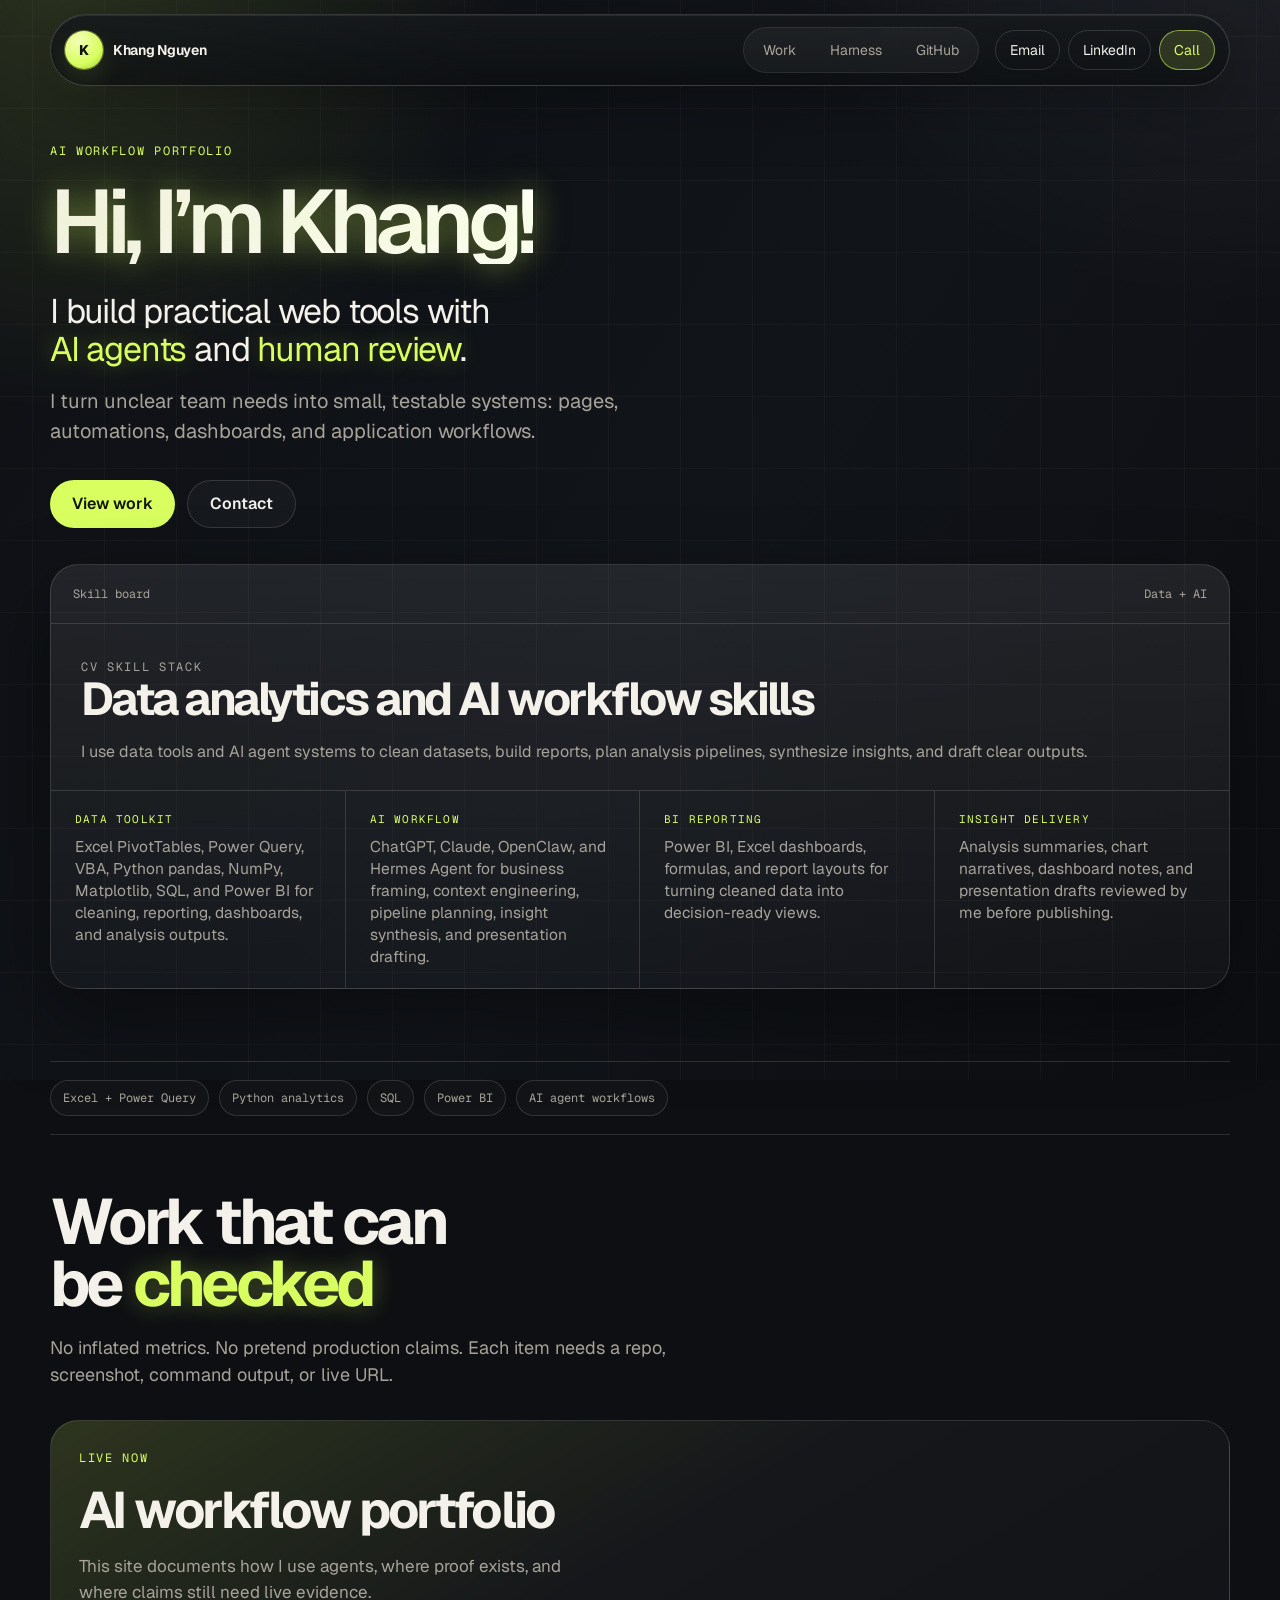
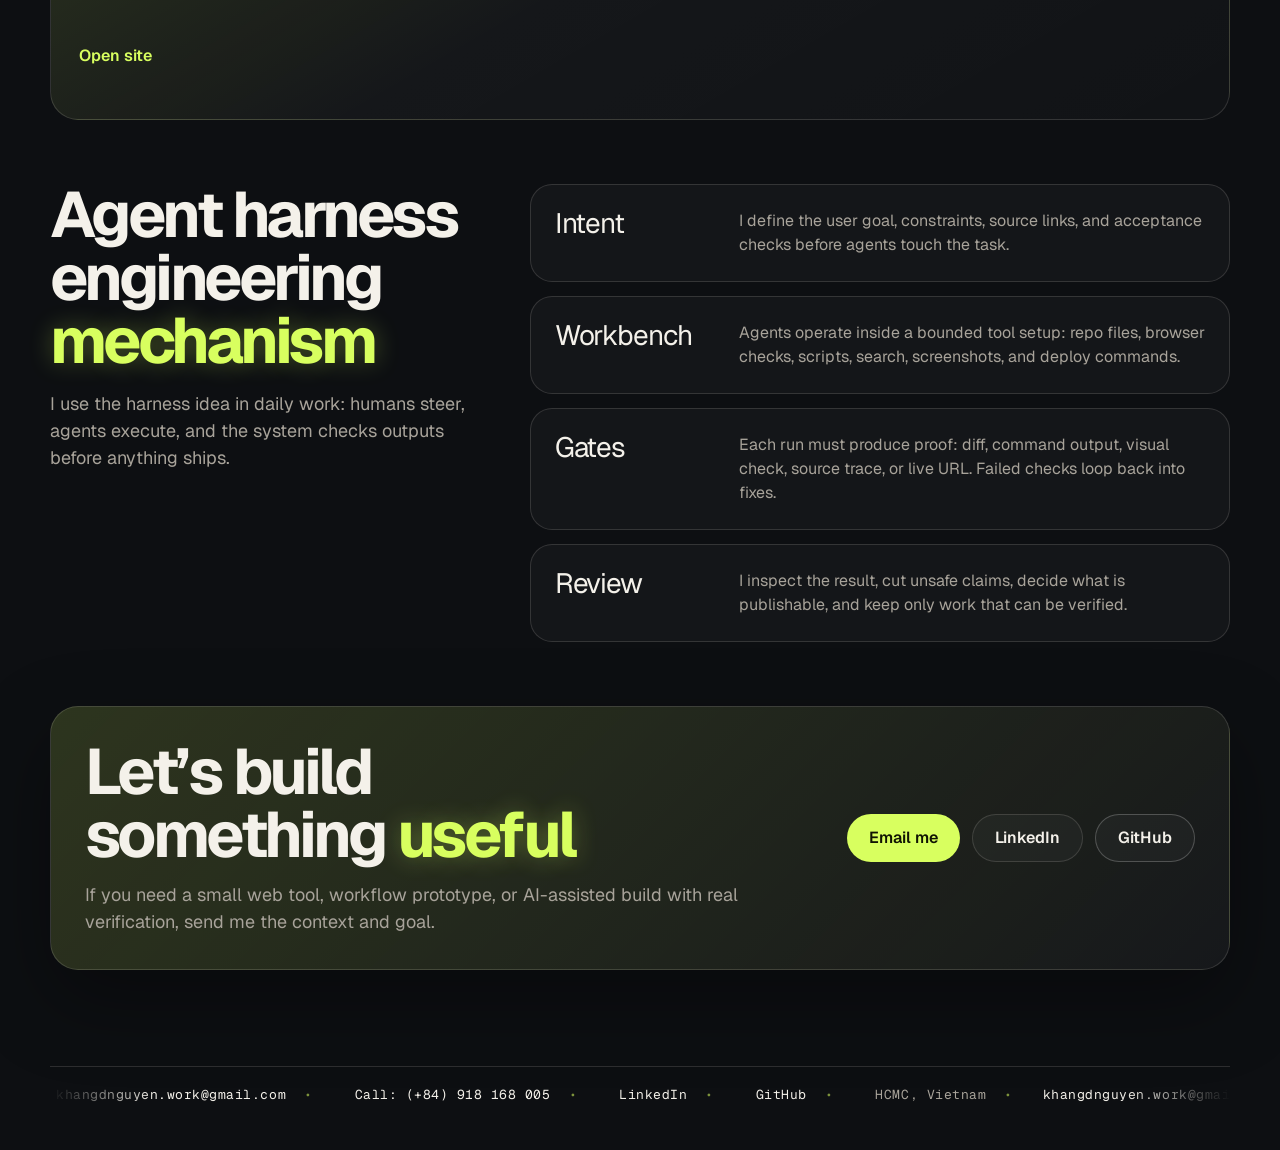
<file: index.html>
<!doctype html>
<html lang="en">
<head>
  <meta charset="utf-8" />
  <meta name="viewport" content="width=device-width, initial-scale=1" />
  <title>Khang Nguyen - AI workflow portfolio</title>
  <meta name="description" content="Khang Nguyen builds small web tools and AI-assisted workflows with clear verification evidence." />
  <meta property="og:title" content="Khang Nguyen - AI workflow portfolio" />
  <meta property="og:description" content="AI workflow builder focused on practical web tools, agent-assisted delivery, and honest proof." />
  <link rel="preconnect" href="https://fonts.googleapis.com" />
  <link rel="preconnect" href="https://fonts.gstatic.com" crossorigin />
  <link href="https://fonts.googleapis.com/css2?family=Geist:wght@300;400;500;600&family=Geist+Mono:wght@400;500&display=swap" rel="stylesheet" />
  <link rel="stylesheet" href="./styles.css" />
</head>
<body>
  <div class="ambient" aria-hidden="true"></div>
  <header class="nav">
    <a class="brand" href="#top" aria-label="Khang Nguyen home">
      <span class="mark">K</span>
      <span>Khang Nguyen</span>
    </a>
    <nav aria-label="Primary">
      <a href="#work">Work</a>
      <a href="#process">Harness</a>
      <a href="https://github.com/im-khang">GitHub</a>
    </nav>
    <div class="nav-contact" aria-label="Contact links">
      <a class="nav-cta" href="mailto:khangdnguyen.work@gmail.com">Email</a>
      <a class="nav-cta" href="https://www.linkedin.com/in/khangnguyenduy3110/">LinkedIn</a>
      <a class="nav-cta call" href="tel:+84918168005">Call</a>
    </div>
  </header>

  <main id="top">
    <section class="hero" aria-labelledby="hero-title">
      <div class="hero-copy">
        <p class="kicker">AI workflow portfolio</p>
        <h1 id="hero-title"><span class="word-pop">Hi, I’m Khang!</span></h1>
        <p class="lead">I build practical web tools with <span class="text-glow">AI agents</span> and <span class="text-glow">human review</span>.</p>
        <p class="supporting-lead">I turn unclear team needs into small, testable systems: pages, automations, dashboards, and application workflows.</p>
        <div class="hero-actions" aria-label="Primary actions">
          <a class="button primary" href="#work">View work</a>
          <a class="button ghost" href="mailto:khangdnguyen.work@gmail.com">Contact</a>
        </div>
      </div>

      <aside class="hero-panel skill-panel" aria-label="Data and AI skills">
        <div class="panel-top">
          <span>Skill board</span>
          <span>Data + AI</span>
        </div>
        <div class="panel-feature">
          <p class="panel-label">CV skill stack</p>
          <h2>Data analytics and AI workflow skills</h2>
          <p>I use data tools and AI agent systems to clean datasets, build reports, plan analysis pipelines, synthesize insights, and draft clear outputs.</p>
        </div>
        <div class="skill-board">
          <article>
            <span>Data toolkit</span>
            <p>Excel PivotTables, Power Query, VBA, Python pandas, NumPy, Matplotlib, SQL, and Power BI for cleaning, reporting, dashboards, and analysis outputs.</p>
          </article>
          <article>
            <span>AI workflow</span>
            <p>ChatGPT, Claude, OpenClaw, and Hermes Agent for business framing, context engineering, pipeline planning, insight synthesis, and presentation drafting.</p>
          </article>
          <article>
            <span>BI reporting</span>
            <p>Power BI, Excel dashboards, formulas, and report layouts for turning cleaned data into decision-ready views.</p>
          </article>
          <article>
            <span>Insight delivery</span>
            <p>Analysis summaries, chart narratives, dashboard notes, and presentation drafts reviewed by me before publishing.</p>
          </article>
        </div>
      </aside>
    </section>

    <section class="capability-strip reveal-section" aria-label="AI and data analytics skills">
      <span>Excel + Power Query</span>
      <span>Python analytics</span>
      <span>SQL</span>
      <span>Power BI</span>
      <span>AI agent workflows</span>
    </section>

    <section id="work" class="work reveal-section" aria-labelledby="work-title">
      <div class="section-heading">
        <h2 id="work-title" aria-label="Work that can be checked">Work that can be <span class="text-glow">checked</span></h2>
        <p>No inflated metrics. No pretend production claims. Each item needs a repo, screenshot, command output, or live URL.</p>
      </div>
      <div class="work-grid">
        <article class="work-card featured">
          <div class="work-meta">Live now</div>
          <h3>AI workflow portfolio</h3>
          <p>This site documents how I use agents, where proof exists, and where claims still need live evidence.</p>
          <a href="https://im-khang.com">Open site</a>
        </article>

      </div>
    </section>

    <section id="process" class="process reveal-section" aria-labelledby="process-title">
      <div class="process-copy">
        <h2 id="process-title">Agent harness engineering <span class="text-glow">mechanism</span></h2>
        <p>I use the harness idea in daily work: humans steer, agents execute, and the system checks outputs before anything ships.</p>
      </div>
      <ol class="process-list">
        <li>
          <span>Intent</span>
          <p>I define the user goal, constraints, source links, and acceptance checks before agents touch the task.</p>
        </li>
        <li>
          <span>Workbench</span>
          <p>Agents operate inside a bounded tool setup: repo files, browser checks, scripts, search, screenshots, and deploy commands.</p>
        </li>
        <li>
          <span>Gates</span>
          <p>Each run must produce proof: diff, command output, visual check, source trace, or live URL. Failed checks loop back into fixes.</p>
        </li>
        <li>
          <span>Review</span>
          <p>I inspect the result, cut unsafe claims, decide what is publishable, and keep only work that can be verified.</p>
        </li>
      </ol>
    </section>

    <section class="cta-section reveal-section" aria-labelledby="cta-title">
      <div>
        <h2 id="cta-title" aria-label="Let’s build something useful">Let’s build something <span class="text-glow">useful</span></h2>
        <p>If you need a small web tool, workflow prototype, or AI-assisted build with real verification, send me the context and goal.</p>
      </div>
      <div class="cta-actions">
        <a class="button primary" href="mailto:khangdnguyen.work@gmail.com">Email me</a>
        <a class="button ghost" href="https://www.linkedin.com/in/khangnguyenduy3110/">LinkedIn</a>
        <a class="button ghost github" href="https://github.com/im-khang">GitHub</a>
      </div>
    </section>

  </main>

  <footer class="footer" aria-label="Contact marquee">
    <div class="footer-marquee">
      <div class="footer-track">
        <a href="mailto:khangdnguyen.work@gmail.com">khangdnguyen.work@gmail.com</a>
        <a href="tel:+849****8005">Call: (+84) 918 168 005</a>
        <a href="https://www.linkedin.com/in/khangnguyenduy3110/">LinkedIn</a>
        <a href="https://github.com/im-khang">GitHub</a>
        <span>HCMC, Vietnam</span>
        <a href="mailto:khangdnguyen.work@gmail.com">khangdnguyen.work@gmail.com</a>
        <a href="tel:+849****8005">Call: (+84) 918 168 005</a>
        <a href="https://www.linkedin.com/in/khangnguyenduy3110/">LinkedIn</a>
        <a href="https://github.com/im-khang">GitHub</a>
        <span>HCMC, Vietnam</span>
      </div>
    </div>
  </footer>

  <script>
    const revealItems = document.querySelectorAll('.reveal-section, .work-card, .process-list li, .proof-rows article, .skill-board article, .capability-strip span');
    const observer = new IntersectionObserver((entries) => {
      for (const entry of entries) {
        if (entry.isIntersecting) entry.target.classList.add('in-view');
      }
    }, { threshold: 0.18 });
    revealItems.forEach((item) => observer.observe(item));

    const hoverTargets = document.querySelectorAll('.work-card, .process-list li, .skill-board article, .cta-section, .button, .nav-cta');
    hoverTargets.forEach((target) => {
      target.addEventListener('pointermove', (event) => {
        const rect = target.getBoundingClientRect();
        target.style.setProperty('--mx', `${event.clientX - rect.left}px`);
        target.style.setProperty('--my', `${event.clientY - rect.top}px`);
      });
    });
  </script>
</body>
</html>
</file>
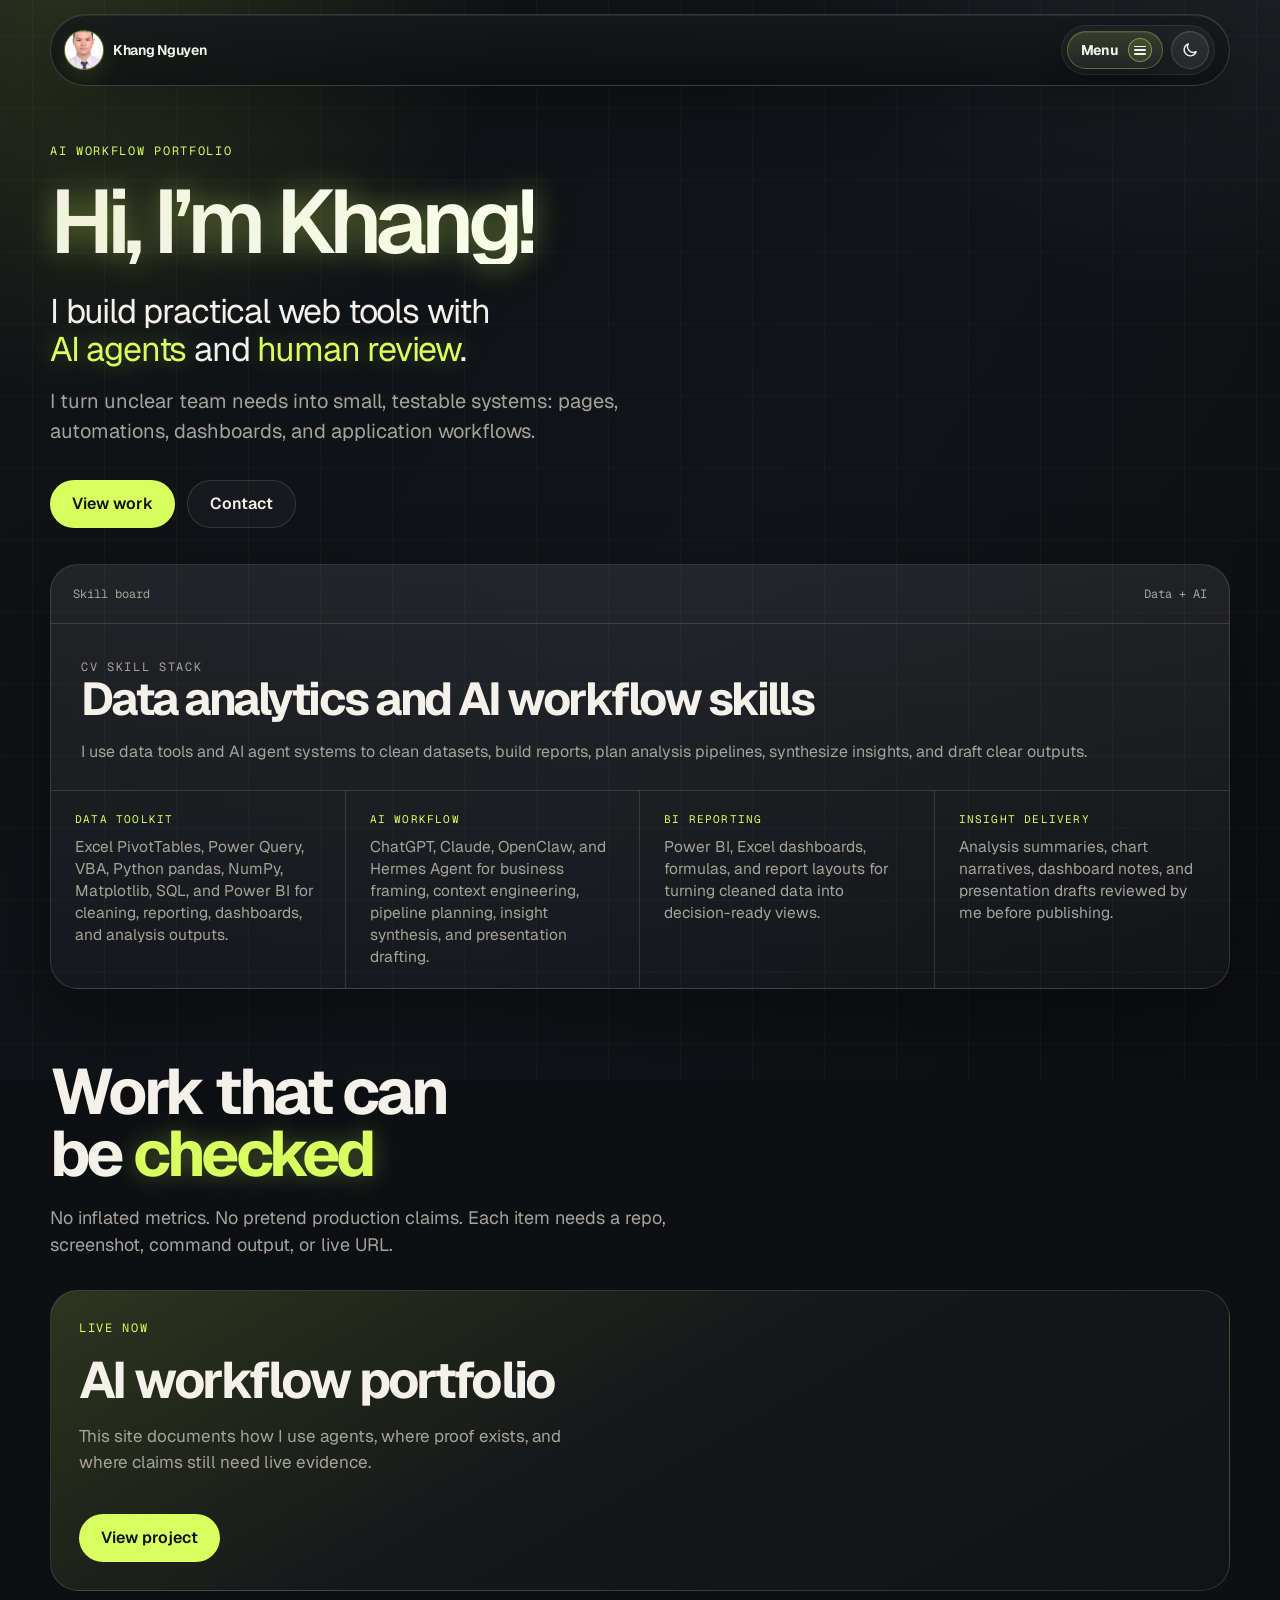
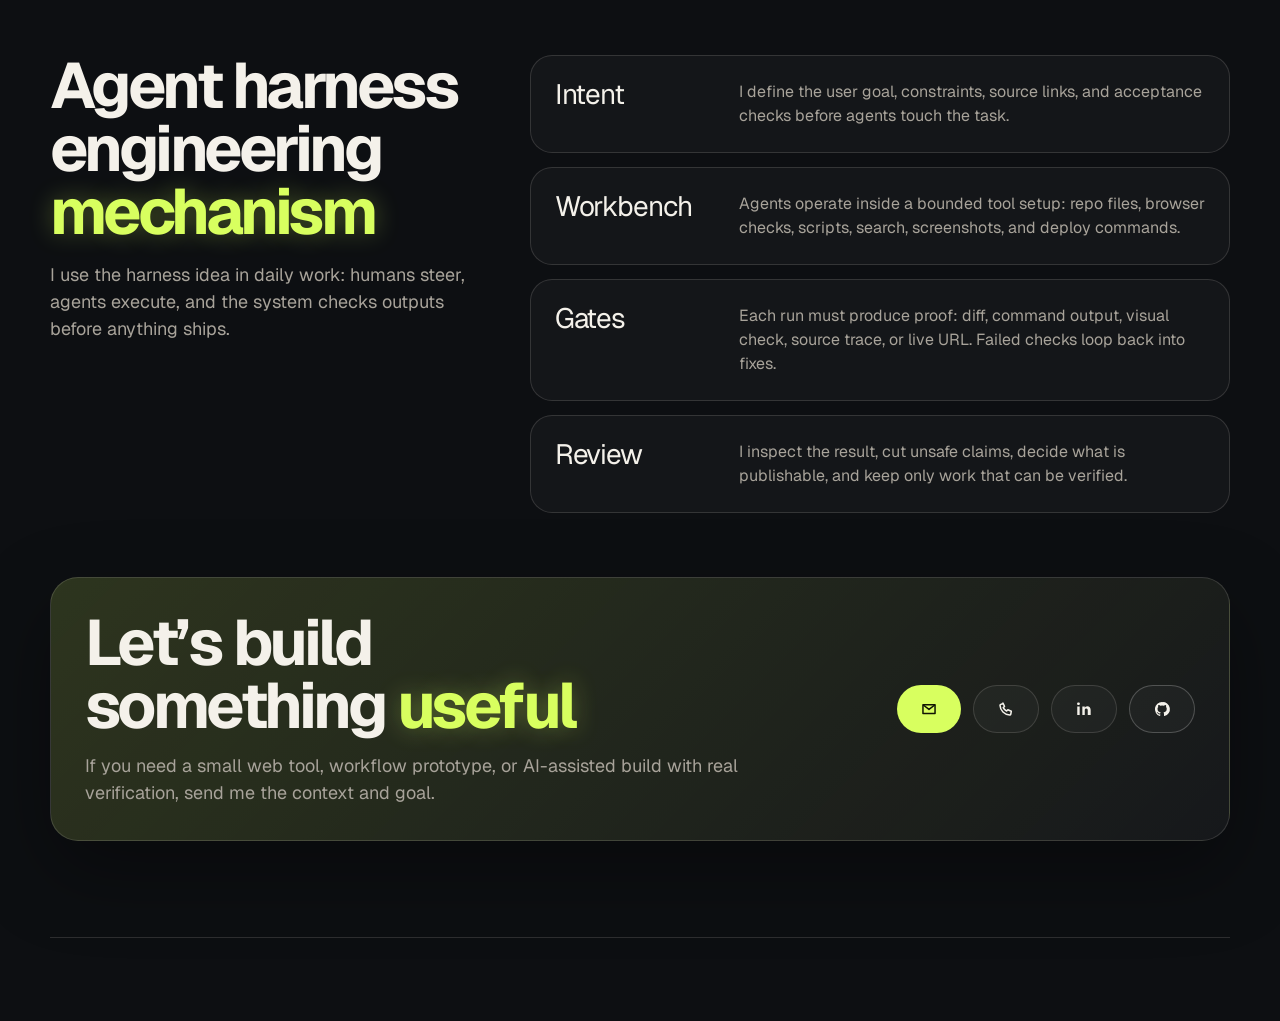
<file: src/index.html>
<!doctype html>
<html lang="en"><head>
  <meta charset="utf-8">
  <meta name="viewport" content="width=device-width, initial-scale=1">
  <title>Khang Nguyen - AI workflow portfolio</title>
  <meta name="description" content="Khang Nguyen builds small web tools and AI-assisted workflows with clear verification evidence.">
  <meta property="og:title" content="Khang Nguyen - AI workflow portfolio">
  <meta property="og:description" content="AI workflow builder focused on practical web tools, agent-assisted delivery, and honest proof.">
  <link rel="preconnect" href="https://fonts.googleapis.com">
  <link rel="preconnect" href="https://fonts.gstatic.com" crossorigin="">
  <link href="https://fonts.googleapis.com/css2?family=Geist:wght@300;400;500;600&amp;family=Geist+Mono:wght@400;500&amp;display=swap" rel="stylesheet">
  <link rel="stylesheet" href="./styles.css">
</head>
<body>
  <div class="ambient" aria-hidden="true"></div>
  <header class="nav" data-od-id="path-1" data-od-source-path="path-1">
    <a class="brand" href="#top" aria-label="Khang Nguyen home">
      <span class="mark"><img src="profile-image.jpg" alt="Khang Nguyen" width="38" height="38" style="width:38px;height:38px;border-radius:50%;object-fit:cover;display:block;"></span>
      <span>Khang Nguyen</span>
    </a>
    <nav aria-label="Primary" data-od-id="path-1-1" data-od-source-path="path-1-1" style="gap:8px;align-items:center;">
      <details style="position:relative;">
        <summary aria-label="Open menu" onclick="const menu=this.nextElementSibling; const opening=!this.parentElement.open; if(menu){menu.style.opacity='0';menu.style.transform='translateY(-18px) scaleY(.86)';menu.style.clipPath='inset(0 0 100% 0 round 18px)';menu.querySelectorAll('a').forEach(a=>{a.style.opacity='0';a.style.transform='translateY(-6px)';}); if(opening){requestAnimationFrame(()=>setTimeout(()=>{menu.style.opacity='1';menu.style.transform='translateY(0) scaleY(1)';menu.style.clipPath='inset(0 0 0 0 round 18px)';menu.querySelectorAll('a').forEach(a=>{a.style.opacity='1';a.style.transform='translateY(0)';});},0));}}" style="list-style:none;cursor:pointer;height:38px;padding:0 10px 0 13px;border-radius:999px;border:1px solid rgba(216,255,95,.28);background:linear-gradient(180deg,rgba(216,255,95,.13),rgba(255,255,255,.035));display:inline-flex;align-items:center;justify-content:flex-start;gap:9px;color:var(--text);box-shadow:0 10px 28px rgba(0,0,0,.24),inset 0 1px 0 rgba(255,255,255,.08);">
          <span style="font-weight:700;letter-spacing:-.01em;">Menu</span>
          <span aria-hidden="true" style="width:24px;height:24px;border-radius:50%;border:1px solid rgba(216,255,95,.42);display:grid;place-items:center;background:rgba(216,255,95,.10);">
            <span style="width:12px;height:9px;display:flex;flex-direction:column;justify-content:space-between;">
              <span style="height:1.5px;border-radius:999px;background:currentColor;"></span>
              <span style="height:1.5px;border-radius:999px;background:currentColor;"></span>
              <span style="height:1.5px;border-radius:999px;background:currentColor;"></span>
            </span>
          </span>
        </summary>
        <div style="position:absolute;left:0;top:calc(100% + 10px);min-width:168px;padding:8px;border-radius:18px;border:1px solid rgba(216,255,95,.22);background:rgba(16,18,20,.97);box-shadow:0 18px 42px rgba(0,0,0,.34);z-index:20;display:grid;gap:4px;opacity:0;transform:translateY(-18px) scaleY(.86);clip-path:inset(0 0 100% 0 round 18px);transform-origin:top left;transition:opacity .18s ease,transform .28s cubic-bezier(.16,1,.3,1),clip-path .32s cubic-bezier(.16,1,.3,1);">
          <a href="index.html" style="height:36px;padding:0 12px;border-radius:12px;display:flex;align-items:center;color:var(--text);text-decoration:none;opacity:0;transform:translateY(-6px);transition:opacity .18s ease .08s,transform .22s cubic-bezier(.16,1,.3,1) .08s;">Home</a>
          <a href="about.html" style="height:36px;padding:0 12px;border-radius:12px;display:flex;align-items:center;color:var(--muted);text-decoration:none;opacity:0;transform:translateY(-6px);transition:opacity .18s ease .13s,transform .22s cubic-bezier(.16,1,.3,1) .13s;">About</a>
          <a href="projects.html" style="height:36px;padding:0 12px;border-radius:12px;display:flex;align-items:center;color:var(--muted);text-decoration:none;opacity:0;transform:translateY(-6px);transition:opacity .18s ease .18s,transform .22s cubic-bezier(.16,1,.3,1) .18s;">Projects</a>
        </div>
      </details>
      <button type="button" aria-label="Switch to light theme" title="Switch theme" onclick="const r=document.documentElement;const next=r.dataset.theme==='light'?'dark':'light';r.dataset.theme=next;this.setAttribute('aria-label',next==='light'?'Switch to dark theme':'Switch to light theme');this.querySelector('[data-icon=sun]').style.display=next==='light'?'block':'none';this.querySelector('[data-icon=moon]').style.display=next==='dark'?'block':'none';" style="height:38px;width:38px;padding:0;border-radius:999px;border:1px solid rgba(255,255,255,.14);background:rgba(255,255,255,.06);color:var(--text);display:grid;place-items:center;cursor:pointer;box-shadow:inset 0 1px 0 rgba(255,255,255,.08);">
        <svg data-icon="moon" aria-hidden="true" viewBox="0 0 24 24" width="18" height="18" fill="none" stroke="currentColor" stroke-width="1.8" stroke-linecap="round" stroke-linejoin="round">
          <path d="M20.25 14.2A7.7 7.7 0 0 1 9.8 3.75 8.25 8.25 0 1 0 20.25 14.2Z"></path>
        </svg>
        <svg data-icon="sun" aria-hidden="true" viewBox="0 0 24 24" width="18" height="18" fill="none" stroke="currentColor" stroke-width="1.8" stroke-linecap="round" stroke-linejoin="round" style="display:none;">
          <circle cx="12" cy="12" r="4"></circle>
          <path d="M12 2.75v2.1M12 19.15v2.1M4.85 4.85l1.48 1.48M17.67 17.67l1.48 1.48M2.75 12h2.1M19.15 12h2.1M4.85 19.15l1.48-1.48M17.67 6.33l1.48-1.48"></path>
        </svg>
      </button>
    </nav>
  </header>

  <main id="top">
    <section class="hero" aria-labelledby="hero-title">
      <div class="hero-copy">
        <p class="kicker">AI workflow portfolio</p>
        <h1 id="hero-title"><span class="word-pop">Hi, I’m Khang!</span></h1>
        <p class="lead">I build practical web tools with <span class="text-glow">AI agents</span> and <span class="text-glow">human review</span>.</p>
        <p class="supporting-lead">I turn unclear team needs into small, testable systems: pages, automations, dashboards, and application workflows.</p>
        <div class="hero-actions" aria-label="Primary actions">
          <a class="button primary" href="#work">View work</a>
          <a class="button ghost" href="#cta">Contact</a>
        </div>
      </div>

      <aside class="hero-panel skill-panel" aria-label="Data and AI skills">
        <div class="panel-top">
          <span>Skill board</span>
          <span>Data + AI</span>
        </div>
        <div class="panel-feature">
          <p class="panel-label">CV skill stack</p>
          <h2>Data analytics and AI workflow skills</h2>
          <p>I use data tools and AI agent systems to clean datasets, build reports, plan analysis pipelines, synthesize insights, and draft clear outputs.</p>
        </div>
        <div class="skill-board">
          <article>
            <span>Data toolkit</span>
            <p>Excel PivotTables, Power Query, VBA, Python pandas, NumPy, Matplotlib, SQL, and Power BI for cleaning, reporting, dashboards, and analysis outputs.</p>
          </article>
          <article>
            <span>AI workflow</span>
            <p>ChatGPT, Claude, OpenClaw, and Hermes Agent for business framing, context engineering, pipeline planning, insight synthesis, and presentation drafting.</p>
          </article>
          <article>
            <span>BI reporting</span>
            <p>Power BI, Excel dashboards, formulas, and report layouts for turning cleaned data into decision-ready views.</p>
          </article>
          <article>
            <span>Insight delivery</span>
            <p>Analysis summaries, chart narratives, dashboard notes, and presentation drafts reviewed by me before publishing.</p>
          </article>
        </div>
      </aside>
    </section>

    <section id="work" class="work reveal-section" aria-labelledby="work-title">
      <div class="section-heading">
        <h2 id="work-title" aria-label="Work that can be checked">Work that can be <span class="text-glow">checked</span></h2>
        <p>No inflated metrics. No pretend production claims. Each item needs a repo, screenshot, command output, or live URL.</p>
      </div>
      <div class="work-grid" data-od-id="path-2-1-1" data-od-source-path="path-2-1-1">
        <article class="work-card featured">
          <div class="work-meta">Live now</div>
          <h3>AI workflow portfolio</h3>
          <p>This site documents how I use agents, where proof exists, and where claims still need live evidence.</p>
          <a class="button primary" href="projects.html" aria-label="View AI workflow portfolio project" data-od-id="path-2-1-1-0-3" data-od-source-path="path-2-1-1-0-3" style="color:var(--bg)!important;">View project</a>
        </article>

      </div>
    </section>

    <section id="process" class="process reveal-section" aria-labelledby="process-title">
      <div class="process-copy">
        <h2 id="process-title">Agent harness engineering <span class="text-glow">mechanism</span></h2>
        <p>I use the harness idea in daily work: humans steer, agents execute, and the system checks outputs before anything ships.</p>
      </div>
      <ol class="process-list">
        <li>
          <span>Intent</span>
          <p>I define the user goal, constraints, source links, and acceptance checks before agents touch the task.</p>
        </li>
        <li>
          <span>Workbench</span>
          <p>Agents operate inside a bounded tool setup: repo files, browser checks, scripts, search, screenshots, and deploy commands.</p>
        </li>
        <li>
          <span>Gates</span>
          <p>Each run must produce proof: diff, command output, visual check, source trace, or live URL. Failed checks loop back into fixes.</p>
        </li>
        <li>
          <span>Review</span>
          <p>I inspect the result, cut unsafe claims, decide what is publishable, and keep only work that can be verified.</p>
        </li>
      </ol>
    </section>

    <section id="cta" class="cta-section reveal-section" aria-labelledby="cta-title">
      <div>
        <h2 id="cta-title" aria-label="Let’s build something useful">Let’s build something <span class="text-glow">useful</span></h2>
        <p>If you need a small web tool, workflow prototype, or AI-assisted build with real verification, send me the context and goal.</p>
      </div>
      <div class="cta-actions" data-od-id="path-2-3-1" data-od-source-path="path-2-3-1">
        <a class="button primary" href="mailto:khangdnguyen.work@gmail.com" aria-label="Email Khang">
          <svg aria-hidden="true" viewBox="0 0 24 24" width="20" height="20" fill="none" stroke="currentColor" stroke-width="1.8" stroke-linecap="round" stroke-linejoin="round">
            <path d="M4.75 6.75h14.5v10.5H4.75z" />
            <path d="m5.5 7.5 6.5 5 6.5-5" />
          </svg>
        </a>
        <a class="button ghost" href="tel:+84918168005" aria-label="Call Khang">
          <svg aria-hidden="true" viewBox="0 0 24 24" width="20" height="20" fill="none" stroke="currentColor" stroke-width="1.8" stroke-linecap="round" stroke-linejoin="round">
            <path d="M8.35 4.75 10.2 8.9l-1.55 1.45c.92 1.9 2.2 3.17 4.1 4.1l1.45-1.55 4.15 1.85-.55 3.25c-.12.72-.77 1.25-1.5 1.2-6.3-.43-11.07-5.2-11.5-11.5-.05-.73.48-1.38 1.2-1.5l2.35-.45Z" />
          </svg>
        </a>
        <a class="button ghost" href="https://www.linkedin.com/in/khangnguyenduy3110/" aria-label="LinkedIn profile">
          <svg aria-hidden="true" viewBox="0 0 24 24" width="20" height="20" fill="currentColor">
            <path d="M6.8 8.9H3.9v10.35h2.9V8.9Zm.25-3.2c0-.86-.66-1.5-1.68-1.5-1 0-1.67.64-1.67 1.5 0 .84.64 1.5 1.63 1.5h.02c1.04 0 1.7-.66 1.7-1.5Zm12.95 7.6c0-3.18-1.7-4.66-3.98-4.66-1.84 0-2.65 1.02-3.1 1.72V8.9H10v10.35h2.92v-5.78c0-.31.02-.62.11-.84.25-.62.8-1.26 1.74-1.26 1.23 0 1.72.95 1.72 2.33v5.55H20v-5.95Z" />
          </svg>
        </a>
        <a class="button ghost github" href="https://github.com/im-khang" aria-label="GitHub profile">
          <svg aria-hidden="true" viewBox="0 0 24 24" width="20" height="20" fill="currentColor">
            <path d="M12 3.75a8.5 8.5 0 0 0-2.69 16.57c.43.08.59-.18.59-.41v-1.48c-2.4.52-2.9-1.03-2.9-1.03-.4-1-.97-1.27-.97-1.27-.8-.54.06-.53.06-.53.87.06 1.33.9 1.33.9.78 1.33 2.04.95 2.54.72.08-.56.31-.95.56-1.17-1.91-.22-3.92-.96-3.92-4.25 0-.94.34-1.7.9-2.31-.1-.22-.39-1.1.08-2.28 0 0 .73-.23 2.4.88a8.2 8.2 0 0 1 4.36 0c1.66-1.11 2.39-.88 2.39-.88.48 1.18.18 2.06.09 2.28.56.61.89 1.37.89 2.31 0 3.3-2.01 4.03-3.93 4.25.31.27.59.8.59 1.61v2.39c0 .23.15.5.6.41A8.5 8.5 0 0 0 12 3.75Z" />
          </svg>
        </a>
      </div>
    </section>

  </main>

  <footer class="footer" aria-label="Contact marquee">
    <div class="footer-marquee">
      <div class="footer-track">
        <a href="mailto:khangdnguyen.work@gmail.com">khangdnguyen.work@gmail.com</a>
        <a href="tel:+849****8005">Call: (+84) 918 168 005</a>
        <a href="https://www.linkedin.com/in/khangnguyenduy3110/">LinkedIn</a>
        <a href="https://github.com/im-khang">GitHub</a>
        <span>HCMC, Vietnam</span>
        <a href="mailto:khangdnguyen.work@gmail.com">khangdnguyen.work@gmail.com</a>
        <a href="tel:+849****8005">Call: (+84) 918 168 005</a>
        <a href="https://www.linkedin.com/in/khangnguyenduy3110/">LinkedIn</a>
        <a href="https://github.com/im-khang">GitHub</a>
        <span>HCMC, Vietnam</span>
      </div>
    </div>
  </footer>

  <script>
    const revealItems = document.querySelectorAll('.reveal-section, .work-card, .process-list li, .proof-rows article, .skill-board article, .capability-strip span');
    const observer = new IntersectionObserver((entries) => {
      for (const entry of entries) {
        if (entry.isIntersecting) entry.target.classList.add('in-view');
      }
    }, { threshold: 0.18 });
    revealItems.forEach((item) => observer.observe(item));

    const hoverTargets = document.querySelectorAll('.work-card, .process-list li, .skill-board article, .cta-section, .button, .nav-cta');
    hoverTargets.forEach((target) => {
      target.addEventListener('pointermove', (event) => {
        const rect = target.getBoundingClientRect();
        target.style.setProperty('--mx', `${event.clientX - rect.left}px`);
        target.style.setProperty('--my', `${event.clientY - rect.top}px`);
      });
    });
  </script>


</body></html>
</file>
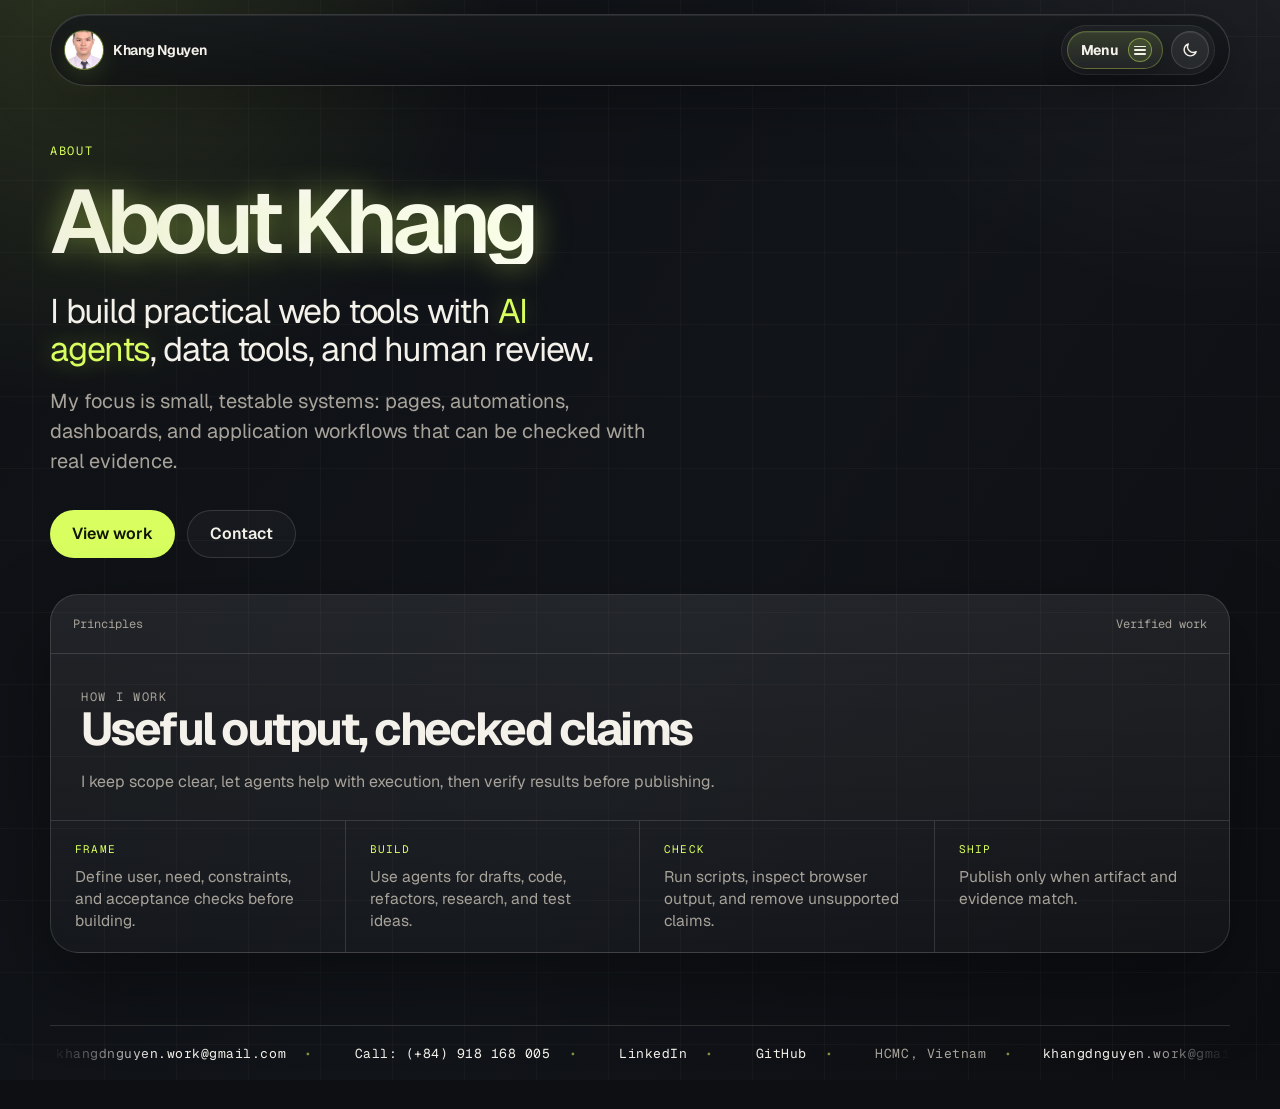
<file: about.html>
<!doctype html>
<html lang="en"><head>
  <meta charset="utf-8">
  <meta name="viewport" content="width=device-width, initial-scale=1">
  <title>About - Khang Nguyen</title>
  <meta name="description" content="Khang Nguyen builds small web tools and AI-assisted workflows with clear verification evidence.">
  <meta property="og:title" content="Khang Nguyen - AI workflow portfolio">
  <meta property="og:description" content="AI workflow builder focused on practical web tools, agent-assisted delivery, and honest proof.">
  <link rel="preconnect" href="https://fonts.googleapis.com">
  <link rel="preconnect" href="https://fonts.gstatic.com" crossorigin="">
  <link href="https://fonts.googleapis.com/css2?family=Geist:wght@300;400;500;600&amp;family=Geist+Mono:wght@400;500&amp;display=swap" rel="stylesheet">
  <link rel="stylesheet" href="./styles.css">
</head>
<body>
  <div class="ambient" aria-hidden="true"></div>
  <header class="nav" data-od-id="path-1" data-od-source-path="path-1">
    <a class="brand" href="#top" aria-label="Khang Nguyen home">
      <span class="mark"><img src="profile-image.jpg" alt="Khang Nguyen" width="38" height="38" style="width:38px;height:38px;border-radius:50%;object-fit:cover;display:block;"></span>
      <span>Khang Nguyen</span>
    </a>
    <nav aria-label="Primary" data-od-id="path-1-1" data-od-source-path="path-1-1" style="gap:8px;align-items:center;">
      <details style="position:relative;">
        <summary aria-label="Open menu" onclick="const menu=this.nextElementSibling; const opening=!this.parentElement.open; if(menu){menu.style.opacity='0';menu.style.transform='translateY(-18px) scaleY(.86)';menu.style.clipPath='inset(0 0 100% 0 round 18px)';menu.querySelectorAll('a').forEach(a=>{a.style.opacity='0';a.style.transform='translateY(-6px)';}); if(opening){requestAnimationFrame(()=>setTimeout(()=>{menu.style.opacity='1';menu.style.transform='translateY(0) scaleY(1)';menu.style.clipPath='inset(0 0 0 0 round 18px)';menu.querySelectorAll('a').forEach(a=>{a.style.opacity='1';a.style.transform='translateY(0)';});},0));}}" style="list-style:none;cursor:pointer;height:38px;padding:0 10px 0 13px;border-radius:999px;border:1px solid rgba(216,255,95,.28);background:linear-gradient(180deg,rgba(216,255,95,.13),rgba(255,255,255,.035));display:inline-flex;align-items:center;justify-content:flex-start;gap:9px;color:var(--text);box-shadow:0 10px 28px rgba(0,0,0,.24),inset 0 1px 0 rgba(255,255,255,.08);">
          <span style="font-weight:700;letter-spacing:-.01em;">Menu</span>
          <span aria-hidden="true" style="width:24px;height:24px;border-radius:50%;border:1px solid rgba(216,255,95,.42);display:grid;place-items:center;background:rgba(216,255,95,.10);">
            <span style="width:12px;height:9px;display:flex;flex-direction:column;justify-content:space-between;">
              <span style="height:1.5px;border-radius:999px;background:currentColor;"></span>
              <span style="height:1.5px;border-radius:999px;background:currentColor;"></span>
              <span style="height:1.5px;border-radius:999px;background:currentColor;"></span>
            </span>
          </span>
        </summary>
        <div style="position:absolute;left:0;top:calc(100% + 10px);min-width:168px;padding:8px;border-radius:18px;border:1px solid rgba(216,255,95,.22);background:rgba(16,18,20,.97);box-shadow:0 18px 42px rgba(0,0,0,.34);z-index:20;display:grid;gap:4px;opacity:0;transform:translateY(-18px) scaleY(.86);clip-path:inset(0 0 100% 0 round 18px);transform-origin:top left;transition:opacity .18s ease,transform .28s cubic-bezier(.16,1,.3,1),clip-path .32s cubic-bezier(.16,1,.3,1);">
          <a href="index.html" style="height:36px;padding:0 12px;border-radius:12px;display:flex;align-items:center;color:var(--text);text-decoration:none;opacity:0;transform:translateY(-6px);transition:opacity .18s ease .08s,transform .22s cubic-bezier(.16,1,.3,1) .08s;">Home</a>
          <a href="about.html" style="height:36px;padding:0 12px;border-radius:12px;display:flex;align-items:center;color:var(--muted);text-decoration:none;opacity:0;transform:translateY(-6px);transition:opacity .18s ease .13s,transform .22s cubic-bezier(.16,1,.3,1) .13s;">About</a>
          <a href="projects.html" style="height:36px;padding:0 12px;border-radius:12px;display:flex;align-items:center;color:var(--muted);text-decoration:none;opacity:0;transform:translateY(-6px);transition:opacity .18s ease .18s,transform .22s cubic-bezier(.16,1,.3,1) .18s;">Projects</a>
        </div>
      </details>
      <button type="button" aria-label="Switch to light theme" title="Switch theme" onclick="const r=document.documentElement;const next=r.dataset.theme==='light'?'dark':'light';r.dataset.theme=next;this.setAttribute('aria-label',next==='light'?'Switch to dark theme':'Switch to light theme');this.querySelector('[data-icon=sun]').style.display=next==='light'?'block':'none';this.querySelector('[data-icon=moon]').style.display=next==='dark'?'block':'none';" style="height:38px;width:38px;padding:0;border-radius:999px;border:1px solid rgba(255,255,255,.14);background:rgba(255,255,255,.06);color:var(--text);display:grid;place-items:center;cursor:pointer;box-shadow:inset 0 1px 0 rgba(255,255,255,.08);">
        <svg data-icon="moon" aria-hidden="true" viewBox="0 0 24 24" width="18" height="18" fill="none" stroke="currentColor" stroke-width="1.8" stroke-linecap="round" stroke-linejoin="round">
          <path d="M20.25 14.2A7.7 7.7 0 0 1 9.8 3.75 8.25 8.25 0 1 0 20.25 14.2Z"></path>
        </svg>
        <svg data-icon="sun" aria-hidden="true" viewBox="0 0 24 24" width="18" height="18" fill="none" stroke="currentColor" stroke-width="1.8" stroke-linecap="round" stroke-linejoin="round" style="display:none;">
          <circle cx="12" cy="12" r="4"></circle>
          <path d="M12 2.75v2.1M12 19.15v2.1M4.85 4.85l1.48 1.48M17.67 17.67l1.48 1.48M2.75 12h2.1M19.15 12h2.1M4.85 19.15l1.48-1.48M17.67 6.33l1.48-1.48"></path>
        </svg>
      </button>
    </nav>
  </header>

  <main id="top">
    <section class="hero" aria-labelledby="about-title">
      <div class="hero-copy">
        <p class="kicker">About</p>
        <h1 id="about-title"><span class="word-pop">About Khang</span></h1>
        <p class="lead">I build practical web tools with <span class="text-glow">AI agents</span>, data tools, and human review.</p>
        <p class="supporting-lead">My focus is small, testable systems: pages, automations, dashboards, and application workflows that can be checked with real evidence.</p>
        <div class="hero-actions" aria-label="About actions">
          <a class="button primary" href="index.html#work">View work</a>
          <a class="button ghost" href="index.html#cta">Contact</a>
        </div>
      </div>
      <aside class="hero-panel skill-panel" aria-label="Working principles">
        <div class="panel-top"><span>Principles</span><span>Verified work</span></div>
        <div class="panel-feature">
          <p class="panel-label">How I work</p>
          <h2>Useful output, checked claims</h2>
          <p>I keep scope clear, let agents help with execution, then verify results before publishing.</p>
        </div>
        <div class="skill-board">
          <article><span>Frame</span><p>Define user, need, constraints, and acceptance checks before building.</p></article>
          <article><span>Build</span><p>Use agents for drafts, code, refactors, research, and test ideas.</p></article>
          <article><span>Check</span><p>Run scripts, inspect browser output, and remove unsupported claims.</p></article>
          <article><span>Ship</span><p>Publish only when artifact and evidence match.</p></article>
        </div>
      </aside>
    </section>
  </main>

  <footer class="footer" aria-label="Contact marquee">
    <div class="footer-marquee">
      <div class="footer-track">
        <a href="mailto:khangdnguyen.work@gmail.com">khangdnguyen.work@gmail.com</a>
        <a href="tel:+849****8005">Call: (+84) 918 168 005</a>
        <a href="https://www.linkedin.com/in/khangnguyenduy3110/">LinkedIn</a>
        <a href="https://github.com/im-khang">GitHub</a>
        <span>HCMC, Vietnam</span>
        <a href="mailto:khangdnguyen.work@gmail.com">khangdnguyen.work@gmail.com</a>
        <a href="tel:+849****8005">Call: (+84) 918 168 005</a>
        <a href="https://www.linkedin.com/in/khangnguyenduy3110/">LinkedIn</a>
        <a href="https://github.com/im-khang">GitHub</a>
        <span>HCMC, Vietnam</span>
      </div>
    </div>
  </footer>

  <script>
    const revealItems = document.querySelectorAll('.reveal-section, .work-card, .process-list li, .proof-rows article, .skill-board article, .capability-strip span');
    const observer = new IntersectionObserver((entries) => {
      for (const entry of entries) {
        if (entry.isIntersecting) entry.target.classList.add('in-view');
      }
    }, { threshold: 0.18 });
    revealItems.forEach((item) => observer.observe(item));

    const hoverTargets = document.querySelectorAll('.work-card, .process-list li, .skill-board article, .cta-section, .button, .nav-cta');
    hoverTargets.forEach((target) => {
      target.addEventListener('pointermove', (event) => {
        const rect = target.getBoundingClientRect();
        target.style.setProperty('--mx', `${event.clientX - rect.left}px`);
        target.style.setProperty('--my', `${event.clientY - rect.top}px`);
      });
    });
  </script>


</body></html>
</file>
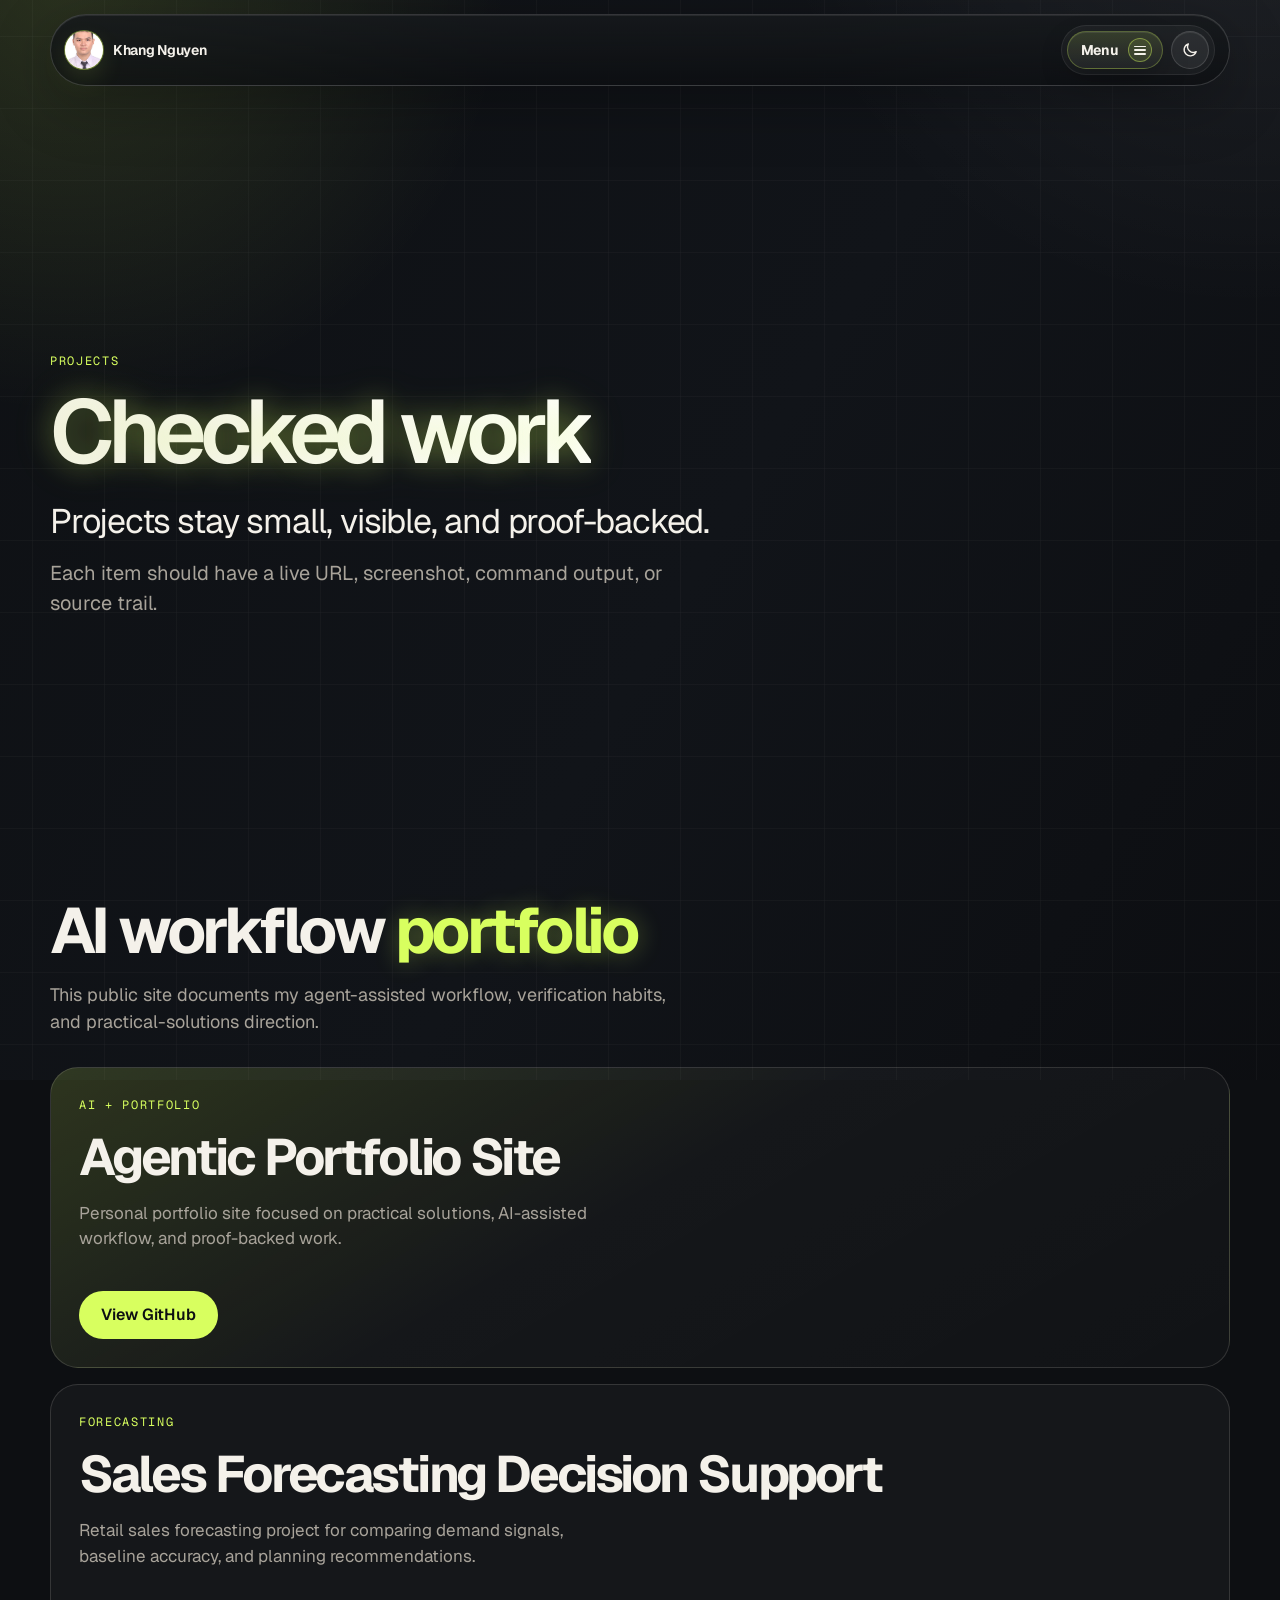
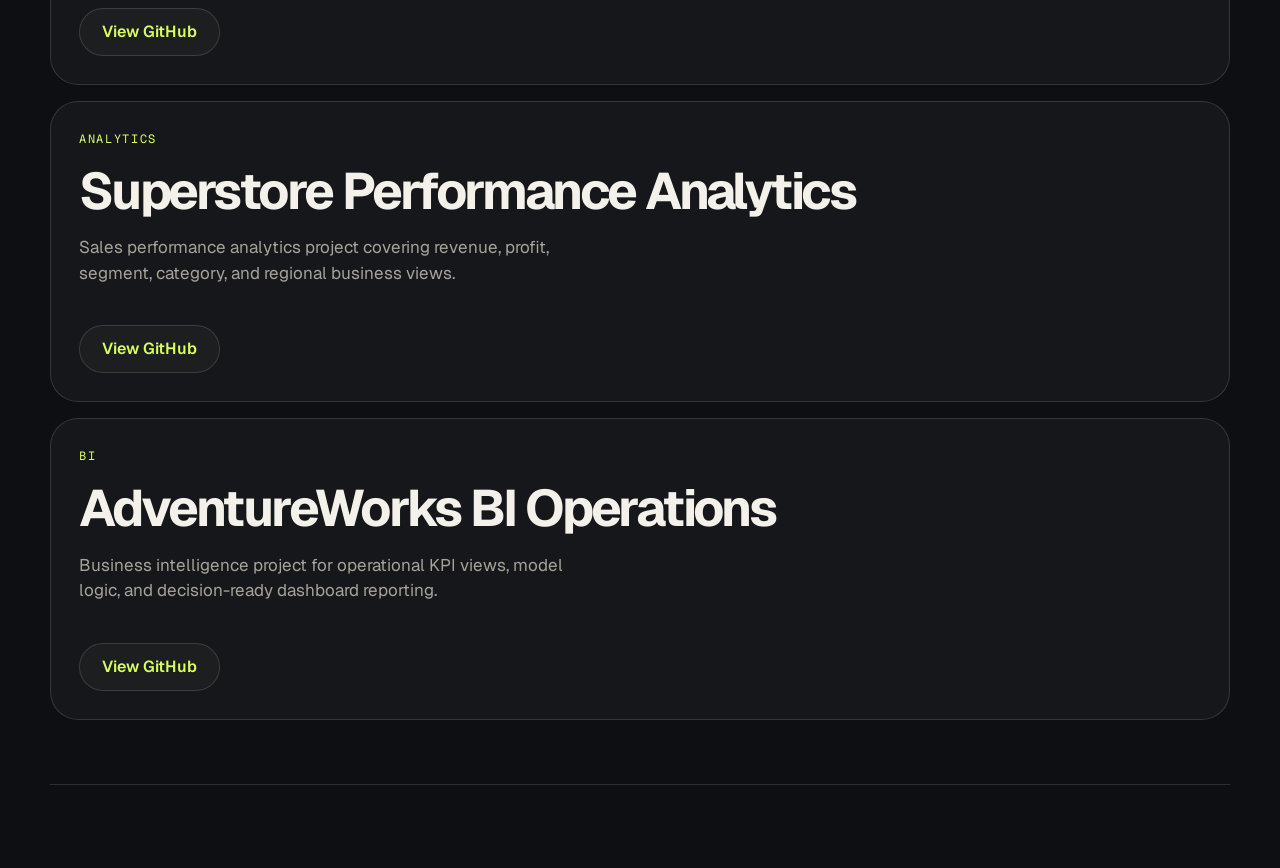
<file: projects.html>
<!doctype html>
<html lang="en"><head>
  <meta charset="utf-8">
  <meta name="viewport" content="width=device-width, initial-scale=1">
  <title>Projects - Khang Nguyen</title>
  <meta name="description" content="Khang Nguyen builds practical solutions and AI-assisted workflows with clear verification evidence.">
  <meta property="og:title" content="Khang Nguyen - AI workflow portfolio">
  <meta property="og:description" content="AI workflow builder focused on practical solutions, agent-assisted delivery, and honest proof.">
  <link rel="preconnect" href="https://fonts.googleapis.com">
  <link rel="preconnect" href="https://fonts.gstatic.com" crossorigin="">
  <link href="https://fonts.googleapis.com/css2?family=Geist:wght@300;400;500;600&amp;family=Geist+Mono:wght@400;500&amp;display=swap" rel="stylesheet">
  <link rel="stylesheet" href="./styles.css">
</head>
<body>
  <div class="ambient" aria-hidden="true"></div>
  <header class="nav" data-od-id="path-1" data-od-source-path="path-1">
    <a class="brand" href="#top" aria-label="Khang Nguyen home">
      <span class="mark"><img src="profile-image.jpg" alt="Khang Nguyen" width="38" height="38" style="width:38px;height:38px;border-radius:50%;object-fit:cover;display:block;"></span>
      <span>Khang Nguyen</span>
    </a>
    <nav aria-label="Primary" data-od-id="path-1-1" data-od-source-path="path-1-1" style="gap:8px;align-items:center;">
      <details style="position:relative;">
        <summary aria-label="Open menu" onclick="const menu=this.nextElementSibling; const opening=!this.parentElement.open; if(menu){menu.style.opacity='0';menu.style.transform='translateY(-18px) scaleY(.86)';menu.style.clipPath='inset(0 0 100% 0 round 18px)';menu.querySelectorAll('a').forEach(a=>{a.style.opacity='0';a.style.transform='translateY(-6px)';}); if(opening){requestAnimationFrame(()=>setTimeout(()=>{menu.style.opacity='1';menu.style.transform='translateY(0) scaleY(1)';menu.style.clipPath='inset(0 0 0 0 round 18px)';menu.querySelectorAll('a').forEach(a=>{a.style.opacity='1';a.style.transform='translateY(0)';});},0));}}" style="list-style:none;cursor:pointer;height:38px;padding:0 10px 0 13px;border-radius:999px;border:1px solid rgba(216,255,95,.28);background:linear-gradient(180deg,rgba(216,255,95,.13),rgba(255,255,255,.035));display:inline-flex;align-items:center;justify-content:flex-start;gap:9px;color:var(--text);box-shadow:0 10px 28px rgba(0,0,0,.24),inset 0 1px 0 rgba(255,255,255,.08);">
          <span style="font-weight:700;letter-spacing:-.01em;">Menu</span>
          <span aria-hidden="true" style="width:24px;height:24px;border-radius:50%;border:1px solid rgba(216,255,95,.42);display:grid;place-items:center;background:rgba(216,255,95,.10);">
            <span style="width:12px;height:9px;display:flex;flex-direction:column;justify-content:space-between;">
              <span style="height:1.5px;border-radius:999px;background:currentColor;"></span>
              <span style="height:1.5px;border-radius:999px;background:currentColor;"></span>
              <span style="height:1.5px;border-radius:999px;background:currentColor;"></span>
            </span>
          </span>
        </summary>
        <div style="position:absolute;left:0;top:calc(100% + 10px);min-width:168px;padding:8px;border-radius:18px;border:1px solid rgba(216,255,95,.22);background:rgba(16,18,20,.97);box-shadow:0 18px 42px rgba(0,0,0,.34);z-index:20;display:grid;gap:4px;opacity:0;transform:translateY(-18px) scaleY(.86);clip-path:inset(0 0 100% 0 round 18px);transform-origin:top left;transition:opacity .18s ease,transform .28s cubic-bezier(.16,1,.3,1),clip-path .32s cubic-bezier(.16,1,.3,1);">
          <a href="index.html" style="height:36px;padding:0 12px;border-radius:12px;display:flex;align-items:center;color:var(--text);text-decoration:none;opacity:0;transform:translateY(-6px);transition:opacity .18s ease .08s,transform .22s cubic-bezier(.16,1,.3,1) .08s;">Home</a>
          <a href="about.html" style="height:36px;padding:0 12px;border-radius:12px;display:flex;align-items:center;color:var(--muted);text-decoration:none;opacity:0;transform:translateY(-6px);transition:opacity .18s ease .13s,transform .22s cubic-bezier(.16,1,.3,1) .13s;">About</a>
          <a href="projects.html" style="height:36px;padding:0 12px;border-radius:12px;display:flex;align-items:center;color:var(--muted);text-decoration:none;opacity:0;transform:translateY(-6px);transition:opacity .18s ease .18s,transform .22s cubic-bezier(.16,1,.3,1) .18s;">Projects</a>
        </div>
      </details>
      <button type="button" aria-label="Switch to light theme" title="Switch theme" onclick="const r=document.documentElement;const next=r.dataset.theme==='light'?'dark':'light';r.dataset.theme=next;this.setAttribute('aria-label',next==='light'?'Switch to dark theme':'Switch to light theme');this.querySelector('[data-icon=sun]').style.display=next==='light'?'block':'none';this.querySelector('[data-icon=moon]').style.display=next==='dark'?'block':'none';" style="height:38px;width:38px;padding:0;border-radius:999px;border:1px solid rgba(255,255,255,.14);background:rgba(255,255,255,.06);color:var(--text);display:grid;place-items:center;cursor:pointer;box-shadow:inset 0 1px 0 rgba(255,255,255,.08);">
        <svg data-icon="moon" aria-hidden="true" viewBox="0 0 24 24" width="18" height="18" fill="none" stroke="currentColor" stroke-width="1.8" stroke-linecap="round" stroke-linejoin="round">
          <path d="M20.25 14.2A7.7 7.7 0 0 1 9.8 3.75 8.25 8.25 0 1 0 20.25 14.2Z"></path>
        </svg>
        <svg data-icon="sun" aria-hidden="true" viewBox="0 0 24 24" width="18" height="18" fill="none" stroke="currentColor" stroke-width="1.8" stroke-linecap="round" stroke-linejoin="round" style="display:none;">
          <circle cx="12" cy="12" r="4"></circle>
          <path d="M12 2.75v2.1M12 19.15v2.1M4.85 4.85l1.48 1.48M17.67 17.67l1.48 1.48M2.75 12h2.1M19.15 12h2.1M4.85 19.15l1.48-1.48M17.67 6.33l1.48-1.48"></path>
        </svg>
      </button>
    </nav>
  </header>

  <main id="top">
    <section class="hero" aria-labelledby="projects-title">
      <div class="hero-copy">
        <p class="kicker">Projects</p>
        <h1 id="projects-title"><span class="word-pop">Checked work</span></h1>
        <p class="lead">Projects stay small, visible, and proof-backed.</p>
        <p class="supporting-lead">Each item should have a live URL, screenshot, command output, or source trail.</p>
      </div>
    </section>
    <section id="work" class="work reveal-section" aria-labelledby="work-title">
      <div class="section-heading">
        <h2 id="work-title">AI workflow <span class="text-glow">portfolio</span></h2>
        <p>This public site documents my agent-assisted workflow, verification habits, and practical-solutions direction.</p>
      </div>
      <div class="work-grid">
        <article class="work-card featured">
          <div class="work-meta">AI + Portfolio</div>
          <h3>Agentic Portfolio Site</h3>
          <p>Personal portfolio site focused on practical solutions, AI-assisted workflow, and proof-backed work.</p>
          <a class="button primary" href="https://github.com/im-khang/agentic-portfolio-site" style="color:var(--bg)!important;">View GitHub</a>
        </article>
        <article class="work-card">
          <div class="work-meta">Forecasting</div>
          <h3>Sales Forecasting Decision Support</h3>
          <p>Retail sales forecasting project for comparing demand signals, baseline accuracy, and planning recommendations.</p>
          <a class="button ghost" href="https://github.com/im-khang/Sales-Forecasting-Using-PyCaret">View GitHub</a>
        </article>
        <article class="work-card">
          <div class="work-meta">Analytics</div>
          <h3>Superstore Performance Analytics</h3>
          <p>Sales performance analytics project covering revenue, profit, segment, category, and regional business views.</p>
          <a class="button ghost" href="https://github.com/im-khang/Superstore-Dashboard">View GitHub</a>
        </article>
        <article class="work-card">
          <div class="work-meta">BI</div>
          <h3>AdventureWorks BI Operations</h3>
          <p>Business intelligence project for operational KPI views, model logic, and decision-ready dashboard reporting.</p>
          <a class="button ghost" href="https://github.com/im-khang/AdventureWorks-Dashboard">View GitHub</a>
        </article>
      </div>
    </section>
  </main>

  <footer class="footer" aria-label="Contact marquee">
    <div class="footer-marquee">
      <div class="footer-track">
        <a href="mailto:khangdnguyen.work@gmail.com">khangdnguyen.work@gmail.com</a>
        <a href="tel:+849****8005">Call: (+84) 918 168 005</a>
        <a href="https://www.linkedin.com/in/khangnguyenduy3110/">LinkedIn</a>
        <a href="https://github.com/im-khang">GitHub</a>
        <span>HCMC, Vietnam</span>
        <a href="mailto:khangdnguyen.work@gmail.com">khangdnguyen.work@gmail.com</a>
        <a href="tel:+849****8005">Call: (+84) 918 168 005</a>
        <a href="https://www.linkedin.com/in/khangnguyenduy3110/">LinkedIn</a>
        <a href="https://github.com/im-khang">GitHub</a>
        <span>HCMC, Vietnam</span>
      </div>
    </div>
  </footer>

  <script>
    const revealItems = document.querySelectorAll('.reveal-section, .work-card, .process-list li, .proof-rows article, .skill-board article, .capability-strip span');
    const observer = new IntersectionObserver((entries) => {
      for (const entry of entries) {
        if (entry.isIntersecting) entry.target.classList.add('in-view');
      }
    }, { threshold: 0.18 });
    revealItems.forEach((item) => observer.observe(item));

    const hoverTargets = document.querySelectorAll('.work-card, .process-list li, .skill-board article, .cta-section, .button, .nav-cta');
    hoverTargets.forEach((target) => {
      target.addEventListener('pointermove', (event) => {
        const rect = target.getBoundingClientRect();
        target.style.setProperty('--mx', `${event.clientX - rect.left}px`);
        target.style.setProperty('--my', `${event.clientY - rect.top}px`);
      });
    });
  </script>


</body></html>
</file>
<file: styles.css>
:root{
  color-scheme: dark;
  --bg:#0d0f12;
  --panel:#15181d;
  --panel-2:#1d2128;
  --text:#f4f1ea;
  --muted:#a8a39a;
  --line:rgba(244,241,234,.14);
  --accent:#d8ff5f;
  --accent-dark:#1f2a05;
  --radius:28px;
  --shadow:0 30px 80px rgba(0,0,0,.35);
}
:root[data-theme="light"]{
  color-scheme: light;
  --bg:#f6f7ef;
  --panel:#ffffff;
  --panel-2:#eef1df;
  --text:#15180f;
  --muted:#5f6654;
  --line:rgba(21,24,15,.16);
  --accent:#b6dc21;
  --accent-dark:#e9f5a8;
  --shadow:0 26px 70px rgba(74,91,12,.14);
}
*{box-sizing:border-box;min-width:0}
html{scroll-behavior:smooth;max-width:100%;overflow-x:hidden}
body{
  margin:0;
  font-family:Geist,system-ui,-apple-system,BlinkMacSystemFont,"Segoe UI",sans-serif;
  background:var(--bg);
  color:var(--text);
  line-height:1.5;
  overflow-x:hidden;
}
a{color:inherit;text-decoration:none}
h1,h2,h3,p{overflow-wrap:break-word}
.ambient{
  position:fixed;inset:-20%;z-index:-2;pointer-events:none;
  background:
    radial-gradient(circle at 18% 12%,rgba(216,255,95,.14),transparent 24%),
    radial-gradient(circle at 84% 0%,rgba(255,255,255,.08),transparent 25%),
    linear-gradient(120deg,#0d0f12,#111419 55%,#0b0c0f);
}
:root[data-theme="light"] .ambient{
  background:
    radial-gradient(circle at 16% 10%,rgba(216,255,95,.28),transparent 26%),
    radial-gradient(circle at 86% 6%,rgba(31,42,5,.10),transparent 26%),
    linear-gradient(120deg,#f6f7ef,#eef1df 58%,#ffffff);
}
:root[data-theme="light"] .ambient:after{opacity:.18;mix-blend-mode:multiply;background-image:linear-gradient(rgba(31,42,5,.10) 1px,transparent 1px),linear-gradient(90deg,rgba(31,42,5,.10) 1px,transparent 1px)}
.ambient:after{
  content:"";position:absolute;inset:0;opacity:.08;mix-blend-mode:screen;
  background-image:linear-gradient(rgba(255,255,255,.35) 1px,transparent 1px),linear-gradient(90deg,rgba(255,255,255,.35) 1px,transparent 1px);
  background-size:72px 72px;
}
.nav{
  position:sticky;top:12px;z-index:10;min-height:72px;margin:14px auto 0;padding:10px 14px;
  width:min(1180px,calc(100% - 28px));display:flex;align-items:center;justify-content:space-between;gap:16px;flex-wrap:nowrap;
  border:1px solid rgba(255,255,255,.16);border-radius:999px;background:linear-gradient(180deg,rgba(22,25,28,.88),rgba(12,14,17,.74));box-shadow:0 18px 60px rgba(0,0,0,.26),inset 0 1px 0 rgba(255,255,255,.08);backdrop-filter:blur(20px);-webkit-backdrop-filter:blur(20px);
}
:root[data-theme="light"] .nav{border-color:rgba(21,24,15,.16);background:linear-gradient(180deg,rgba(255,255,255,.94),rgba(246,247,239,.86));box-shadow:0 18px 58px rgba(74,91,12,.14),inset 0 1px 0 rgba(255,255,255,.88)}
.brand,.nav nav,.nav-contact,.nav-cta{display:flex;align-items:center;gap:10px;font-size:14px;color:var(--muted)}
.brand{font-weight:650;color:var(--text);letter-spacing:-.02em;min-width:max-content}
.mark{width:38px;height:38px;border-radius:50%;display:grid;place-items:center;background:radial-gradient(circle at 35% 25%,#f4ffb6,var(--accent) 62%,#9fcb2a);color:#101403;font-weight:800;box-shadow:0 0 0 1px rgba(216,255,95,.38),0 10px 24px rgba(216,255,95,.12)}
.nav nav{gap:6px;margin-left:auto;padding:5px;border:1px solid rgba(255,255,255,.08);border-radius:999px;background:rgba(255,255,255,.045)}.nav nav a{height:34px;padding:0 14px;border-radius:999px;display:inline-flex;align-items:center;justify-content:center;white-space:nowrap;color:var(--muted);transition:background .2s ease,color .2s ease,transform .2s ease}.nav nav a:hover{background:rgba(216,255,95,.12);color:var(--text);transform:translateY(-1px)}.nav-contact{display:grid;grid-template-columns:repeat(3,auto);gap:8px;justify-content:flex-end;flex-wrap:nowrap;min-width:0}
:root[data-theme="light"] .nav nav{border-color:rgba(21,24,15,.10);background:rgba(255,255,255,.70)}
:root[data-theme="light"] .nav nav a:hover{background:rgba(216,255,95,.26);color:var(--text)}
:root[data-theme="light"] .nav details summary{border-color:rgba(21,24,15,.16)!important;background:linear-gradient(180deg,rgba(255,255,255,.96),rgba(238,241,223,.88))!important;box-shadow:0 10px 28px rgba(74,91,12,.12),inset 0 1px 0 rgba(255,255,255,.9)!important;color:var(--text)!important}
:root[data-theme="light"] .nav details summary > span:first-child{border-color:rgba(182,220,33,.42)!important;background:rgba(216,255,95,.20)!important;color:#15180f!important}
:root[data-theme="light"] .nav details > div{border-color:rgba(21,24,15,.14)!important;background:rgba(255,255,255,.98)!important;box-shadow:0 18px 42px rgba(74,91,12,.15)!important}
.nav details > div{left:auto!important;right:0!important;transform-origin:top right!important}
:root[data-theme="light"] .nav button[aria-label*="theme"],:root[data-theme="light"] .nav button[title="Switch theme"]{border-color:rgba(21,24,15,.14)!important;background:rgba(255,255,255,.82)!important;color:#15180f!important;box-shadow:0 8px 22px rgba(74,91,12,.10),inset 0 1px 0 rgba(255,255,255,.9)!important}
.nav a:hover{color:var(--text)}
.nav-cta{height:40px;padding:0 14px;border:1px solid var(--line);border-radius:999px;color:var(--text);white-space:nowrap;flex:0 0 auto}.nav-cta.call{border-color:rgba(216,255,95,.55);background:rgba(216,255,95,.14);color:var(--accent)}
main{width:min(1180px,calc(100% - 28px));margin:0 auto}
.hero{min-height:calc(100dvh - 86px);display:grid;grid-template-columns:1fr;gap:36px;align-items:center;padding:56px 0 72px}
.hero .skill-panel{width:100%;min-height:auto}
.hero-copy{max-width:780px}.kicker,.work-meta,.panel-label{margin:0 0 18px;font-family:"Geist Mono",monospace;font-size:12px;text-transform:uppercase;letter-spacing:.14em;color:var(--accent)}
h1{font-size:clamp(48px,7vw,94px);line-height:.96;letter-spacing:-.07em;margin:0;max-width:720px;font-weight:600;text-wrap:balance}
.hero h1,.section-heading h2,.process h2,.proof h2,.cta-section h2,.work-card h3,.panel-feature h2{text-wrap:balance}
.lead{max-width:720px;color:var(--text);font-size:clamp(22px,3vw,34px);line-height:1.12;letter-spacing:-.035em;margin:28px 0 0;text-wrap:balance}
.supporting-lead{max-width:620px;color:var(--muted);font-size:clamp(16px,1.8vw,20px);margin:18px 0 0;text-wrap:pretty}
.hero-actions{display:flex;gap:12px;flex-wrap:wrap;margin-top:34px}.button{height:48px;padding:0 22px;border-radius:999px;display:inline-flex;align-items:center;justify-content:center;font-weight:600;transition:transform .22s ease,background .22s ease,border-color .22s ease}.button:hover{transform:translateY(-2px)}.button:active{transform:translateY(1px) scale(.99)}.primary{background:var(--accent);color:#101403}.ghost{border:1px solid var(--line);color:var(--text);background:rgba(255,255,255,.03)}
.hero-panel{border:1px solid var(--line);border-radius:var(--radius);background:linear-gradient(180deg,rgba(255,255,255,.08),rgba(255,255,255,.025));box-shadow:var(--shadow);overflow:hidden;min-height:560px;display:flex;flex-direction:column;justify-content:space-between}
.panel-top{display:flex;justify-content:space-between;padding:20px 22px;border-bottom:1px solid var(--line);font-family:"Geist Mono",monospace;color:var(--muted);font-size:12px}.panel-feature{padding:34px 30px 26px}.panel-feature h2{font-size:clamp(34px,3.6vw,46px);line-height:1;letter-spacing:-.055em;margin:0 0 18px}.panel-feature p{color:var(--muted);margin:0}.skill-panel .skill-board{grid-template-columns:repeat(4,minmax(0,1fr))}.skill-panel .skill-board article{border-bottom:0;border-right:1px solid var(--line)}.skill-panel .skill-board article:last-child{border-right:0}.skill-board{border-top:1px solid var(--line);display:grid;grid-template-columns:1fr}.skill-board article{padding:20px 24px;border-bottom:1px solid var(--line)}.skill-board article:last-child{border-bottom:0}.skill-board span{display:block;font-family:"Geist Mono",monospace;font-size:11px;color:var(--accent);margin-bottom:8px;text-transform:uppercase;letter-spacing:.11em}.skill-board p{margin:0;color:var(--muted);font-size:15.5px;line-height:1.42}.panel-grid{display:grid;grid-template-columns:1fr 1fr;border-top:1px solid var(--line)}.panel-grid div{padding:22px;border-right:1px solid var(--line);border-bottom:1px solid var(--line);min-height:112px}.panel-grid span{display:block;font-family:"Geist Mono",monospace;font-size:11px;color:var(--muted);margin-bottom:12px;text-transform:uppercase;letter-spacing:.1em}.panel-grid strong{font-size:18px;font-weight:500}
.capability-strip{border-top:1px solid var(--line);border-bottom:1px solid var(--line);display:flex;gap:10px;flex-wrap:wrap;padding:18px 0;margin-bottom:56px}.capability-strip span{font-family:"Geist Mono",monospace;font-size:12px;color:var(--muted);padding:8px 12px;border:1px solid var(--line);border-radius:999px;background:rgba(255,255,255,.025)}
section{scroll-margin-top:110px}.section-heading{max-width:700px;margin-bottom:32px}.section-heading h2,.process h2,.proof h2,.cta-section h2{font-size:clamp(36px,5vw,72px);line-height:.98;letter-spacing:-.055em;margin:0 0 18px}.section-heading p,.process-copy p{color:var(--muted);font-size:18px;margin:0;max-width:620px}.work,.process,.proof{padding:0 0 64px}.work-grid{display:grid;grid-template-columns:1.15fr .85fr;grid-auto-rows:minmax(220px,auto);gap:16px}.work-card{border:1px solid var(--line);border-radius:var(--radius);background:rgba(255,255,255,.035);padding:28px;position:relative;overflow:hidden;opacity:0;transform:translateY(18px);transition:opacity .7s ease,transform .7s ease,border-color .25s ease}.work-card.in-view,.process-list li.in-view,.proof-rows article.in-view{opacity:1;transform:none}.work-card:hover{border-color:rgba(216,255,95,.5)}.work-card h3{font-size:clamp(28px,4vw,56px);line-height:1;letter-spacing:-.05em;margin:0 0 18px}.work-card p{color:var(--muted);font-size:17px;max-width:520px}.work-card a{display:inline-flex;margin-top:22px;color:var(--accent);font-weight:600}.featured{background:linear-gradient(150deg,rgba(216,255,95,.16),rgba(255,255,255,.035) 48%,rgba(255,255,255,.02))}.image-card{min-height:340px;display:flex;flex-direction:column;justify-content:flex-end}.texture{position:absolute;inset:0;opacity:.35;background:radial-gradient(circle at 70% 24%,var(--accent),transparent 18%),linear-gradient(135deg,transparent 0 48%,rgba(255,255,255,.22) 49% 50%,transparent 51%),repeating-linear-gradient(90deg,rgba(255,255,255,.12) 0 1px,transparent 1px 22px)}.image-card h3,.image-card p{position:relative}.compact{min-height:220px}.muted{background:var(--panel)}
.process{display:grid;grid-template-columns:.78fr 1.22fr;gap:32px;align-items:start}.process-copy{position:sticky;top:120px}.process-list{list-style:none;margin:0;padding:0;display:grid;gap:14px}.process-list li{display:grid;grid-template-columns:160px 1fr;gap:24px;border:1px solid var(--line);border-radius:22px;padding:24px;background:rgba(255,255,255,.03);opacity:0;transform:translateY(18px);transition:opacity .7s ease,transform .7s ease}.process-list span{font-size:28px;line-height:1;letter-spacing:-.04em}.process-list p{margin:0;color:var(--muted)}
.proof h2{max-width:760px}.proof-rows{display:grid;gap:0;border-top:1px solid var(--line)}.proof-rows article{display:grid;grid-template-columns:260px 1fr;gap:40px;padding:28px 0;border-bottom:1px solid var(--line);opacity:0;transform:translateY(18px);transition:opacity .7s ease,transform .7s ease}.proof-rows span{font-family:"Geist Mono",monospace;color:var(--accent);font-size:13px;text-transform:uppercase;letter-spacing:.12em}.proof-rows p{margin:0;color:var(--muted);font-size:18px;max-width:760px}
.cta-section{margin:0 0 96px;padding:34px;border:1px solid var(--line);border-radius:var(--radius);background:linear-gradient(135deg,rgba(216,255,95,.16),rgba(255,255,255,.04));display:grid;grid-template-columns:1fr auto;gap:28px;align-items:center;box-shadow:var(--shadow)}.cta-section h2{margin:0 0 14px}.cta-section p{margin:0;color:var(--muted);font-size:18px;max-width:680px}.cta-actions{display:flex;gap:12px;flex-wrap:wrap;justify-content:flex-end}
.footer{width:min(1180px,calc(100% - 28px));margin:0 auto 28px;padding:28px 0 0;border-top:1px solid var(--line);display:flex;gap:18px;flex-wrap:wrap;color:var(--muted);font-size:14px}.footer p{margin:0}.footer a{text-decoration:underline;text-decoration-color:rgba(216,255,95,.45);text-underline-offset:4px;margin-right:12px}
@media (prefers-reduced-motion:reduce){*,*:before,*:after{animation:none!important;transition:none!important;scroll-behavior:auto!important}.work-card,.process-list li,.proof-rows article{opacity:1;transform:none}}
@media (max-width:900px){.cta-section{grid-template-columns:1fr}.cta-actions{justify-content:flex-start}.nav{height:auto;min-height:64px;border-radius:26px;align-items:center;padding:12px;flex-wrap:nowrap;gap:10px;overflow:visible}.nav nav{display:flex;order:2;width:auto;margin-left:auto;margin-right:0;justify-content:flex-end;overflow:visible;scrollbar-width:none}.nav details{position:relative}.nav details > div{left:auto!important;right:0!important;max-width:calc(100vw - 48px);transform-origin:top right!important}.nav nav::-webkit-scrollbar{display:none}.nav nav a{flex:1 0 auto;min-width:96px}.brand{width:auto;flex:1 1 auto;order:1;min-width:0}.brand span:last-child{white-space:nowrap;overflow:hidden;text-overflow:ellipsis}.nav-contact{width:100%;max-width:100%;display:grid;grid-template-columns:repeat(3,minmax(0,1fr));justify-content:flex-start;gap:8px;flex-wrap:nowrap}.nav-cta{height:36px;width:100%;padding:0 10px;font-size:12.5px;justify-content:center}.hero{grid-template-columns:1fr;min-height:auto;padding:54px 0}.hero-panel{min-height:auto}.skill-panel .skill-board{grid-template-columns:1fr}.skill-panel .skill-board article{border-right:0;border-bottom:1px solid var(--line)}.skill-panel .skill-board article:last-child{border-bottom:0}.work-grid,.process{grid-template-columns:1fr}.process-copy{position:static}.proof-rows article{grid-template-columns:1fr;gap:12px}.capability-strip{margin-bottom:80px}h1{font-size:clamp(44px,14vw,72px)}}
@media (max-width:560px){.cta-section{padding:24px;margin-bottom:72px}main,.footer,.nav{width:calc(100% - 24px);max-width:calc(100% - 24px)}.hero,.hero-copy,.hero-panel,.panel-feature,.skill-board,.skill-board article,.lead,.supporting-lead{min-width:0;max-width:100%}.brand{width:auto;min-width:0;justify-content:flex-start;order:1}.mark{width:34px;height:34px;flex:0 0 34px}.mark img{width:34px!important;height:34px!important}.brand span:last-child{font-size:13px;max-width:118px}.nav nav{order:2;width:auto;margin-left:auto;margin-right:0;padding:4px;gap:4px;flex:0 0 auto}.nav details summary{width:38px!important;padding:0!important;justify-content:center!important;gap:0!important}.nav details summary > span:first-child{display:none!important}.nav details summary > span[aria-hidden="true"]{width:28px!important;height:28px!important}.nav nav a{min-width:auto;padding:0 10px;font-size:13px}.nav-contact{width:100%;gap:8px;display:grid;grid-template-columns:repeat(3,minmax(0,1fr))}.nav-cta{min-width:0;padding:0 10px;justify-content:center}.hero{gap:22px;padding-top:40px}.hero-actions{width:100%}.button{width:100%}.panel-grid,.process-list li{grid-template-columns:1fr}.panel-grid div{min-height:auto}.work,.process,.proof{padding-bottom:52px}.work-card{padding:22px;border-radius:22px}h1{font-size:clamp(40px,12vw,58px);letter-spacing:-.055em}.lead{font-size:clamp(21px,7vw,28px)}.panel-feature h2{font-size:clamp(28px,9vw,38px)}.skill-board p{font-size:14.5px}.section-heading h2,.process h2,.proof h2,.cta-section h2{font-size:42px}.footer{display:grid}}

@media (max-width:900px){
  body{width:100vw;overflow-x:hidden}
  main,.footer,.nav{width:calc(100vw - 24px)!important;max-width:calc(100vw - 24px)!important;margin-left:12px!important;margin-right:12px!important}
  .hero,.hero-copy,.hero-panel,.panel-feature,.skill-board,.skill-board article,.lead,.supporting-lead{width:100%!important;max-width:100%!important;overflow-wrap:anywhere}
  .nav-contact{width:100%!important;grid-template-columns:repeat(3,minmax(0,1fr))!important}
  .nav-cta{width:100%!important;min-width:0!important;overflow:hidden;text-overflow:clip}
}


/* motion + wording effects */
.word-pop{display:inline-block;background:linear-gradient(90deg,var(--text),#ffffff,var(--accent));background-size:220% auto;-webkit-background-clip:text;background-clip:text;color:transparent;text-shadow:0 0 28px rgba(216,255,95,.26);filter:drop-shadow(0 0 18px rgba(216,255,95,.18));animation:shineText 7s ease-in-out infinite}
.text-glow{color:var(--accent);text-shadow:0 0 24px rgba(216,255,95,.32)}
.hero-copy,.hero-panel,.capability-strip,.section-heading,.cta-section{animation:riseIn .85s ease both}
.hero-panel{animation-delay:.12s}.capability-strip{animation-delay:.18s}.section-heading{animation-delay:.12s}.cta-section{animation-delay:.16s}
.reveal-section{opacity:1;transform:none;animation:riseIn .85s ease both}
.reveal-section.in-view{opacity:1;transform:none}
.capability-strip span{position:relative;overflow:hidden;transition:transform .25s ease,border-color .25s ease,color .25s ease;background .25s ease}
.capability-strip span:before,.work-card:before,.process-list li:before,.skill-board article:before{content:"";position:absolute;inset:0;transform:translateX(-120%);background:linear-gradient(90deg,transparent,rgba(216,255,95,.16),transparent);transition:transform .7s ease;pointer-events:none}
.capability-strip span:hover,.work-card:hover,.process-list li:hover,.skill-board article:hover{transform:translateY(-3px);border-color:rgba(216,255,95,.55)}
.capability-strip span:hover:before,.work-card:hover:before,.process-list li:hover:before,.skill-board article:hover:before{transform:translateX(120%)}
.skill-board article,.process-list li,.work-card{position:relative;overflow:hidden}
.skill-board article{transition:background .25s ease,transform .25s ease,border-color .25s ease}
.skill-board article:hover{background:rgba(216,255,95,.045)}
.button.github{border-color:rgba(255,255,255,.22)}
.button.github:hover{border-color:rgba(216,255,95,.55);background:rgba(216,255,95,.08)}
.footer{display:block;overflow:hidden;padding:0;border-top:1px solid var(--line)}
.footer-marquee{width:100%;overflow:hidden;padding:18px 0;mask-image:linear-gradient(90deg,transparent,#000 9%,#000 91%,transparent)}
.footer-track{display:flex;width:max-content;gap:18px;align-items:center;animation:marqueeLeft 28s linear infinite;will-change:transform}
.footer-track a,.footer-track span{font-family:"Geist Mono",monospace;font-size:13px;color:var(--muted);white-space:nowrap;padding:0 6px;background:transparent;border:0;border-radius:0;letter-spacing:.04em}
.footer-track a{color:var(--text);text-decoration:none;text-decoration-color:transparent;animation:blinkInvite 1.55s ease-in-out infinite}
.footer-track a:nth-child(2n){animation-delay:.28s}.footer-track a:nth-child(3n){animation-delay:.55s}
.footer-track a:hover,.footer-track a:focus-visible{color:var(--accent);text-shadow:0 0 22px rgba(216,255,95,.5);outline:none}
.footer-track a:after,.footer-track span:after{content:"•";color:rgba(216,255,95,.55);margin-left:18px}
@keyframes riseIn{from{opacity:0;transform:translateY(18px)}to{opacity:1;transform:none}}
@keyframes shineText{0%,100%{background-position:0% center}50%{background-position:100% center}}
@keyframes marqueeLeft{from{transform:translateX(0)}to{transform:translateX(-50%)}}
@keyframes blinkInvite{0%,100%{opacity:.72;text-shadow:none}45%{opacity:1;color:var(--accent);text-shadow:0 0 18px rgba(216,255,95,.45)}70%{opacity:.9}}
@media (prefers-reduced-motion:reduce){.word-pop,.hero-copy,.hero-panel,.capability-strip,.section-heading,.cta-section,.footer-track{animation:none!important}.reveal-section{opacity:1;transform:none}.capability-strip span:before,.work-card:before,.process-list li:before,.skill-board article:before{display:none}}

.work-card,.process-list li,.proof-rows article{opacity:1!important;transform:none}


/* richer mouse hover effects */
.work-grid{grid-template-columns:minmax(0,1fr)}
.work-card{min-height:300px}
.work-card:after,.process-list li:after,.skill-board article:after,.cta-section:after,.button:after,.nav-cta:after{content:"";position:absolute;inset:0;pointer-events:none;opacity:0;transition:opacity .25s ease;background:radial-gradient(180px circle at var(--mx,50%) var(--my,50%),rgba(216,255,95,.18),transparent 58%)}
.work-card:hover:after,.process-list li:hover:after,.skill-board article:hover:after,.cta-section:hover:after,.button:hover:after,.nav-cta:hover:after{opacity:1}
.work-card:hover{box-shadow:0 28px 90px rgba(216,255,95,.09),0 30px 80px rgba(0,0,0,.36);filter:saturate(1.08)}
.process-list li:hover,.skill-board article:hover{box-shadow:0 18px 60px rgba(216,255,95,.08)}
.button,.nav-cta,.cta-section{position:relative;overflow:hidden}
.button:hover,.nav-cta:hover{letter-spacing:.02em;box-shadow:0 0 0 1px rgba(216,255,95,.18),0 12px 36px rgba(216,255,95,.08)}
.button.primary:hover{box-shadow:0 0 0 1px rgba(216,255,95,.45),0 16px 48px rgba(216,255,95,.18)}
.section-heading h2 .text-glow,.process h2 .text-glow,.cta-section h2 .text-glow{display:inline-block;transition:transform .25s ease,text-shadow .25s ease}
.section-heading:hover h2 .text-glow,.process:hover h2 .text-glow,.cta-section:hover h2 .text-glow{transform:translateY(-2px) skewX(-4deg);text-shadow:0 0 32px rgba(216,255,95,.62)}
.capability-strip span:hover{color:var(--accent);box-shadow:0 10px 36px rgba(216,255,95,.08)}
:root[data-theme="light"] .word-pop{background:linear-gradient(90deg,#15180f,#607900,#b6dc21);background-size:220% auto;-webkit-background-clip:text;background-clip:text;color:transparent;text-shadow:none;filter:drop-shadow(0 0 12px rgba(182,220,33,.22))}
:root[data-theme="light"] .text-glow{color:#607900;text-shadow:0 0 16px rgba(182,220,33,.22)}
:root[data-theme="light"] .ghost{background:rgba(255,255,255,.76);border-color:rgba(21,24,15,.16)}
:root[data-theme="light"] .primary{background:var(--accent);color:#15180f}
:root[data-theme="light"] .hero-panel,:root[data-theme="light"] .work-card,:root[data-theme="light"] .process-list li{background:linear-gradient(180deg,rgba(255,255,255,.88),rgba(238,241,223,.56))}
:root[data-theme="light"] .featured,:root[data-theme="light"] .cta-section{background:linear-gradient(135deg,rgba(216,255,95,.30),rgba(255,255,255,.78) 48%,rgba(31,42,5,.06))}
:root[data-theme="light"] .texture{opacity:.20;background:radial-gradient(circle at 70% 24%,rgba(216,255,95,.62),transparent 18%),linear-gradient(135deg,transparent 0 48%,rgba(31,42,5,.12) 49% 50%,transparent 51%),repeating-linear-gradient(90deg,rgba(31,42,5,.08) 0 1px,transparent 1px 22px)}
:root[data-theme="light"] .capability-strip span:hover,:root[data-theme="light"] .work-card:hover,:root[data-theme="light"] .process-list li:hover,:root[data-theme="light"] .skill-board article:hover{border-color:rgba(182,220,33,.48);box-shadow:0 16px 42px rgba(74,91,12,.10)}
:root[data-theme="light"] .capability-strip span:before,:root[data-theme="light"] .work-card:before,:root[data-theme="light"] .process-list li:before,:root[data-theme="light"] .skill-board article:before{background:linear-gradient(90deg,transparent,rgba(216,255,95,.24),transparent)}
:root[data-theme="light"] .work-card:after,:root[data-theme="light"] .process-list li:after,:root[data-theme="light"] .skill-board article:after,:root[data-theme="light"] .cta-section:after,:root[data-theme="light"] .button:after,:root[data-theme="light"] .nav-cta:after{background:radial-gradient(180px circle at var(--mx,50%) var(--my,50%),rgba(216,255,95,.22),transparent 58%)}
:root[data-theme="light"] .button:hover,:root[data-theme="light"] .nav-cta:hover{box-shadow:0 0 0 1px rgba(182,220,33,.22),0 12px 34px rgba(74,91,12,.10)}
:root[data-theme="light"] .button.primary:hover{box-shadow:0 0 0 1px rgba(182,220,33,.42),0 16px 42px rgba(182,220,33,.20)}
:root[data-theme="light"] .section-heading:hover h2 .text-glow,:root[data-theme="light"] .process:hover h2 .text-glow,:root[data-theme="light"] .cta-section:hover h2 .text-glow{text-shadow:0 0 24px rgba(182,220,33,.32)}
@media (max-width:900px){.work-card{min-height:240px}}
</file>
<file: src/styles.css>
:root{
  color-scheme: dark;
  --bg:#0d0f12;
  --panel:#15181d;
  --panel-2:#1d2128;
  --text:#f4f1ea;
  --muted:#a8a39a;
  --line:rgba(244,241,234,.14);
  --accent:#d8ff5f;
  --accent-dark:#1f2a05;
  --radius:28px;
  --shadow:0 30px 80px rgba(0,0,0,.35);
}
:root[data-theme="light"]{
  color-scheme: light;
  --bg:#f6f7ef;
  --panel:#ffffff;
  --panel-2:#eef1df;
  --text:#15180f;
  --muted:#5f6654;
  --line:rgba(21,24,15,.16);
  --accent:#b6dc21;
  --accent-dark:#e9f5a8;
  --shadow:0 26px 70px rgba(74,91,12,.14);
}
*{box-sizing:border-box;min-width:0}
html{scroll-behavior:smooth;max-width:100%;overflow-x:hidden}
body{
  margin:0;
  font-family:Geist,system-ui,-apple-system,BlinkMacSystemFont,"Segoe UI",sans-serif;
  background:var(--bg);
  color:var(--text);
  line-height:1.5;
  overflow-x:hidden;
}
a{color:inherit;text-decoration:none}
h1,h2,h3,p{overflow-wrap:break-word}
.ambient{
  position:fixed;inset:-20%;z-index:-2;pointer-events:none;
  background:
    radial-gradient(circle at 18% 12%,rgba(216,255,95,.14),transparent 24%),
    radial-gradient(circle at 84% 0%,rgba(255,255,255,.08),transparent 25%),
    linear-gradient(120deg,#0d0f12,#111419 55%,#0b0c0f);
}
:root[data-theme="light"] .ambient{
  background:
    radial-gradient(circle at 16% 10%,rgba(216,255,95,.28),transparent 26%),
    radial-gradient(circle at 86% 6%,rgba(31,42,5,.10),transparent 26%),
    linear-gradient(120deg,#f6f7ef,#eef1df 58%,#ffffff);
}
:root[data-theme="light"] .ambient:after{opacity:.18;mix-blend-mode:multiply;background-image:linear-gradient(rgba(31,42,5,.10) 1px,transparent 1px),linear-gradient(90deg,rgba(31,42,5,.10) 1px,transparent 1px)}
.ambient:after{
  content:"";position:absolute;inset:0;opacity:.08;mix-blend-mode:screen;
  background-image:linear-gradient(rgba(255,255,255,.35) 1px,transparent 1px),linear-gradient(90deg,rgba(255,255,255,.35) 1px,transparent 1px);
  background-size:72px 72px;
}
.nav{
  position:sticky;top:12px;z-index:10;min-height:72px;margin:14px auto 0;padding:10px 14px;
  width:min(1180px,calc(100% - 28px));display:flex;align-items:center;justify-content:space-between;gap:16px;flex-wrap:nowrap;
  border:1px solid rgba(255,255,255,.16);border-radius:999px;background:linear-gradient(180deg,rgba(22,25,28,.88),rgba(12,14,17,.74));box-shadow:0 18px 60px rgba(0,0,0,.26),inset 0 1px 0 rgba(255,255,255,.08);backdrop-filter:blur(20px);-webkit-backdrop-filter:blur(20px);
}
:root[data-theme="light"] .nav{border-color:rgba(21,24,15,.16);background:linear-gradient(180deg,rgba(255,255,255,.94),rgba(246,247,239,.86));box-shadow:0 18px 58px rgba(74,91,12,.14),inset 0 1px 0 rgba(255,255,255,.88)}
.brand,.nav nav,.nav-contact,.nav-cta{display:flex;align-items:center;gap:10px;font-size:14px;color:var(--muted)}
.brand{font-weight:650;color:var(--text);letter-spacing:-.02em;min-width:max-content}
.mark{width:38px;height:38px;border-radius:50%;display:grid;place-items:center;background:radial-gradient(circle at 35% 25%,#f4ffb6,var(--accent) 62%,#9fcb2a);color:#101403;font-weight:800;box-shadow:0 0 0 1px rgba(216,255,95,.38),0 10px 24px rgba(216,255,95,.12)}
.nav nav{gap:6px;margin-left:auto;padding:5px;border:1px solid rgba(255,255,255,.08);border-radius:999px;background:rgba(255,255,255,.045)}.nav nav a{height:34px;padding:0 14px;border-radius:999px;display:inline-flex;align-items:center;justify-content:center;white-space:nowrap;color:var(--muted);transition:background .2s ease,color .2s ease,transform .2s ease}.nav nav a:hover{background:rgba(216,255,95,.12);color:var(--text);transform:translateY(-1px)}.nav-contact{display:grid;grid-template-columns:repeat(3,auto);gap:8px;justify-content:flex-end;flex-wrap:nowrap;min-width:0}
:root[data-theme="light"] .nav nav{border-color:rgba(21,24,15,.10);background:rgba(255,255,255,.70)}
:root[data-theme="light"] .nav nav a:hover{background:rgba(216,255,95,.26);color:var(--text)}
:root[data-theme="light"] .nav details summary{border-color:rgba(21,24,15,.16)!important;background:linear-gradient(180deg,rgba(255,255,255,.96),rgba(238,241,223,.88))!important;box-shadow:0 10px 28px rgba(74,91,12,.12),inset 0 1px 0 rgba(255,255,255,.9)!important;color:var(--text)!important}
:root[data-theme="light"] .nav details summary > span:first-child{border-color:rgba(182,220,33,.42)!important;background:rgba(216,255,95,.20)!important;color:#15180f!important}
:root[data-theme="light"] .nav details > div{border-color:rgba(21,24,15,.14)!important;background:rgba(255,255,255,.98)!important;box-shadow:0 18px 42px rgba(74,91,12,.15)!important}
.nav details > div{left:auto!important;right:0!important;transform-origin:top right!important}
:root[data-theme="light"] .nav button[aria-label*="theme"],:root[data-theme="light"] .nav button[title="Switch theme"]{border-color:rgba(21,24,15,.14)!important;background:rgba(255,255,255,.82)!important;color:#15180f!important;box-shadow:0 8px 22px rgba(74,91,12,.10),inset 0 1px 0 rgba(255,255,255,.9)!important}
.nav a:hover{color:var(--text)}
.nav-cta{height:40px;padding:0 14px;border:1px solid var(--line);border-radius:999px;color:var(--text);white-space:nowrap;flex:0 0 auto}.nav-cta.call{border-color:rgba(216,255,95,.55);background:rgba(216,255,95,.14);color:var(--accent)}
main{width:min(1180px,calc(100% - 28px));margin:0 auto}
.hero{min-height:calc(100dvh - 86px);display:grid;grid-template-columns:1fr;gap:36px;align-items:center;padding:56px 0 72px}
.hero .skill-panel{width:100%;min-height:auto}
.hero-copy{max-width:780px}.kicker,.work-meta,.panel-label{margin:0 0 18px;font-family:"Geist Mono",monospace;font-size:12px;text-transform:uppercase;letter-spacing:.14em;color:var(--accent)}
h1{font-size:clamp(48px,7vw,94px);line-height:.96;letter-spacing:-.07em;margin:0;max-width:720px;font-weight:600;text-wrap:balance}
.hero h1,.section-heading h2,.process h2,.proof h2,.cta-section h2,.work-card h3,.panel-feature h2{text-wrap:balance}
.lead{max-width:720px;color:var(--text);font-size:clamp(22px,3vw,34px);line-height:1.12;letter-spacing:-.035em;margin:28px 0 0;text-wrap:balance}
.supporting-lead{max-width:620px;color:var(--muted);font-size:clamp(16px,1.8vw,20px);margin:18px 0 0;text-wrap:pretty}
.hero-actions{display:flex;gap:12px;flex-wrap:wrap;margin-top:34px}.button{height:48px;padding:0 22px;border-radius:999px;display:inline-flex;align-items:center;justify-content:center;font-weight:600;transition:transform .22s ease,background .22s ease,border-color .22s ease}.button:hover{transform:translateY(-2px)}.button:active{transform:translateY(1px) scale(.99)}.primary{background:var(--accent);color:#101403}.ghost{border:1px solid var(--line);color:var(--text);background:rgba(255,255,255,.03)}
.hero-panel{border:1px solid var(--line);border-radius:var(--radius);background:linear-gradient(180deg,rgba(255,255,255,.08),rgba(255,255,255,.025));box-shadow:var(--shadow);overflow:hidden;min-height:560px;display:flex;flex-direction:column;justify-content:space-between}
.panel-top{display:flex;justify-content:space-between;padding:20px 22px;border-bottom:1px solid var(--line);font-family:"Geist Mono",monospace;color:var(--muted);font-size:12px}.panel-feature{padding:34px 30px 26px}.panel-feature h2{font-size:clamp(34px,3.6vw,46px);line-height:1;letter-spacing:-.055em;margin:0 0 18px}.panel-feature p{color:var(--muted);margin:0}.skill-panel .skill-board{grid-template-columns:repeat(4,minmax(0,1fr))}.skill-panel .skill-board article{border-bottom:0;border-right:1px solid var(--line)}.skill-panel .skill-board article:last-child{border-right:0}.skill-board{border-top:1px solid var(--line);display:grid;grid-template-columns:1fr}.skill-board article{padding:20px 24px;border-bottom:1px solid var(--line)}.skill-board article:last-child{border-bottom:0}.skill-board span{display:block;font-family:"Geist Mono",monospace;font-size:11px;color:var(--accent);margin-bottom:8px;text-transform:uppercase;letter-spacing:.11em}.skill-board p{margin:0;color:var(--muted);font-size:15.5px;line-height:1.42}.panel-grid{display:grid;grid-template-columns:1fr 1fr;border-top:1px solid var(--line)}.panel-grid div{padding:22px;border-right:1px solid var(--line);border-bottom:1px solid var(--line);min-height:112px}.panel-grid span{display:block;font-family:"Geist Mono",monospace;font-size:11px;color:var(--muted);margin-bottom:12px;text-transform:uppercase;letter-spacing:.1em}.panel-grid strong{font-size:18px;font-weight:500}
.capability-strip{border-top:1px solid var(--line);border-bottom:1px solid var(--line);display:flex;gap:10px;flex-wrap:wrap;padding:18px 0;margin-bottom:56px}.capability-strip span{font-family:"Geist Mono",monospace;font-size:12px;color:var(--muted);padding:8px 12px;border:1px solid var(--line);border-radius:999px;background:rgba(255,255,255,.025)}
section{scroll-margin-top:110px}.section-heading{max-width:700px;margin-bottom:32px}.section-heading h2,.process h2,.proof h2,.cta-section h2{font-size:clamp(36px,5vw,72px);line-height:.98;letter-spacing:-.055em;margin:0 0 18px}.section-heading p,.process-copy p{color:var(--muted);font-size:18px;margin:0;max-width:620px}.work,.process,.proof{padding:0 0 64px}.work-grid{display:grid;grid-template-columns:1.15fr .85fr;grid-auto-rows:minmax(220px,auto);gap:16px}.work-card{border:1px solid var(--line);border-radius:var(--radius);background:rgba(255,255,255,.035);padding:28px;position:relative;overflow:hidden;opacity:0;transform:translateY(18px);transition:opacity .7s ease,transform .7s ease,border-color .25s ease}.work-card.in-view,.process-list li.in-view,.proof-rows article.in-view{opacity:1;transform:none}.work-card:hover{border-color:rgba(216,255,95,.5)}.work-card h3{font-size:clamp(28px,4vw,56px);line-height:1;letter-spacing:-.05em;margin:0 0 18px}.work-card p{color:var(--muted);font-size:17px;max-width:520px}.work-card a{display:inline-flex;margin-top:22px;color:var(--accent);font-weight:600}.featured{background:linear-gradient(150deg,rgba(216,255,95,.16),rgba(255,255,255,.035) 48%,rgba(255,255,255,.02))}.image-card{min-height:340px;display:flex;flex-direction:column;justify-content:flex-end}.texture{position:absolute;inset:0;opacity:.35;background:radial-gradient(circle at 70% 24%,var(--accent),transparent 18%),linear-gradient(135deg,transparent 0 48%,rgba(255,255,255,.22) 49% 50%,transparent 51%),repeating-linear-gradient(90deg,rgba(255,255,255,.12) 0 1px,transparent 1px 22px)}.image-card h3,.image-card p{position:relative}.compact{min-height:220px}.muted{background:var(--panel)}
.process{display:grid;grid-template-columns:.78fr 1.22fr;gap:32px;align-items:start}.process-copy{position:sticky;top:120px}.process-list{list-style:none;margin:0;padding:0;display:grid;gap:14px}.process-list li{display:grid;grid-template-columns:160px 1fr;gap:24px;border:1px solid var(--line);border-radius:22px;padding:24px;background:rgba(255,255,255,.03);opacity:0;transform:translateY(18px);transition:opacity .7s ease,transform .7s ease}.process-list span{font-size:28px;line-height:1;letter-spacing:-.04em}.process-list p{margin:0;color:var(--muted)}
.proof h2{max-width:760px}.proof-rows{display:grid;gap:0;border-top:1px solid var(--line)}.proof-rows article{display:grid;grid-template-columns:260px 1fr;gap:40px;padding:28px 0;border-bottom:1px solid var(--line);opacity:0;transform:translateY(18px);transition:opacity .7s ease,transform .7s ease}.proof-rows span{font-family:"Geist Mono",monospace;color:var(--accent);font-size:13px;text-transform:uppercase;letter-spacing:.12em}.proof-rows p{margin:0;color:var(--muted);font-size:18px;max-width:760px}
.cta-section{margin:0 0 96px;padding:34px;border:1px solid var(--line);border-radius:var(--radius);background:linear-gradient(135deg,rgba(216,255,95,.16),rgba(255,255,255,.04));display:grid;grid-template-columns:1fr auto;gap:28px;align-items:center;box-shadow:var(--shadow)}.cta-section h2{margin:0 0 14px}.cta-section p{margin:0;color:var(--muted);font-size:18px;max-width:680px}.cta-actions{display:flex;gap:12px;flex-wrap:wrap;justify-content:flex-end}
.footer{width:min(1180px,calc(100% - 28px));margin:0 auto 28px;padding:28px 0 0;border-top:1px solid var(--line);display:flex;gap:18px;flex-wrap:wrap;color:var(--muted);font-size:14px}.footer p{margin:0}.footer a{text-decoration:underline;text-decoration-color:rgba(216,255,95,.45);text-underline-offset:4px;margin-right:12px}
@media (prefers-reduced-motion:reduce){*,*:before,*:after{animation:none!important;transition:none!important;scroll-behavior:auto!important}.work-card,.process-list li,.proof-rows article{opacity:1;transform:none}}
@media (max-width:900px){.cta-section{grid-template-columns:1fr}.cta-actions{justify-content:flex-start}.nav{height:auto;min-height:64px;border-radius:26px;align-items:center;padding:12px;flex-wrap:nowrap;gap:10px;overflow:visible}.nav nav{display:flex;order:2;width:auto;margin-left:auto;margin-right:0;justify-content:flex-end;overflow:visible;scrollbar-width:none}.nav details{position:relative}.nav details > div{left:auto!important;right:0!important;max-width:calc(100vw - 48px);transform-origin:top right!important}.nav nav::-webkit-scrollbar{display:none}.nav nav a{flex:1 0 auto;min-width:96px}.brand{width:auto;flex:1 1 auto;order:1;min-width:0}.brand span:last-child{white-space:nowrap;overflow:hidden;text-overflow:ellipsis}.nav-contact{width:100%;max-width:100%;display:grid;grid-template-columns:repeat(3,minmax(0,1fr));justify-content:flex-start;gap:8px;flex-wrap:nowrap}.nav-cta{height:36px;width:100%;padding:0 10px;font-size:12.5px;justify-content:center}.hero{grid-template-columns:1fr;min-height:auto;padding:54px 0}.hero-panel{min-height:auto}.skill-panel .skill-board{grid-template-columns:1fr}.skill-panel .skill-board article{border-right:0;border-bottom:1px solid var(--line)}.skill-panel .skill-board article:last-child{border-bottom:0}.work-grid,.process{grid-template-columns:1fr}.process-copy{position:static}.proof-rows article{grid-template-columns:1fr;gap:12px}.capability-strip{margin-bottom:80px}h1{font-size:clamp(44px,14vw,72px)}}
@media (max-width:560px){.cta-section{padding:24px;margin-bottom:72px}main,.footer,.nav{width:calc(100% - 24px);max-width:calc(100% - 24px)}.hero,.hero-copy,.hero-panel,.panel-feature,.skill-board,.skill-board article,.lead,.supporting-lead{min-width:0;max-width:100%}.brand{width:auto;min-width:0;justify-content:flex-start;order:1}.mark{width:34px;height:34px;flex:0 0 34px}.mark img{width:34px!important;height:34px!important}.brand span:last-child{font-size:13px;max-width:118px}.nav nav{order:2;width:auto;margin-left:auto;margin-right:0;padding:4px;gap:4px;flex:0 0 auto}.nav details summary{width:38px!important;padding:0!important;justify-content:center!important;gap:0!important}.nav details summary > span:first-child{display:none!important}.nav details summary > span[aria-hidden="true"]{width:28px!important;height:28px!important}.nav nav a{min-width:auto;padding:0 10px;font-size:13px}.nav-contact{width:100%;gap:8px;display:grid;grid-template-columns:repeat(3,minmax(0,1fr))}.nav-cta{min-width:0;padding:0 10px;justify-content:center}.hero{gap:22px;padding-top:40px}.hero-actions{width:100%}.button{width:100%}.panel-grid,.process-list li{grid-template-columns:1fr}.panel-grid div{min-height:auto}.work,.process,.proof{padding-bottom:52px}.work-card{padding:22px;border-radius:22px}h1{font-size:clamp(40px,12vw,58px);letter-spacing:-.055em}.lead{font-size:clamp(21px,7vw,28px)}.panel-feature h2{font-size:clamp(28px,9vw,38px)}.skill-board p{font-size:14.5px}.section-heading h2,.process h2,.proof h2,.cta-section h2{font-size:42px}.footer{display:grid}}

@media (max-width:900px){
  body{width:100vw;overflow-x:hidden}
  main,.footer,.nav{width:calc(100vw - 24px)!important;max-width:calc(100vw - 24px)!important;margin-left:12px!important;margin-right:12px!important}
  .hero,.hero-copy,.hero-panel,.panel-feature,.skill-board,.skill-board article,.lead,.supporting-lead{width:100%!important;max-width:100%!important;overflow-wrap:anywhere}
  .nav-contact{width:100%!important;grid-template-columns:repeat(3,minmax(0,1fr))!important}
  .nav-cta{width:100%!important;min-width:0!important;overflow:hidden;text-overflow:clip}
}


/* motion + wording effects */
.word-pop{display:inline-block;background:linear-gradient(90deg,var(--text),#ffffff,var(--accent));background-size:220% auto;-webkit-background-clip:text;background-clip:text;color:transparent;text-shadow:0 0 28px rgba(216,255,95,.26);filter:drop-shadow(0 0 18px rgba(216,255,95,.18));animation:shineText 7s ease-in-out infinite}
.text-glow{color:var(--accent);text-shadow:0 0 24px rgba(216,255,95,.32)}
.hero-copy,.hero-panel,.capability-strip,.section-heading,.cta-section{animation:riseIn .85s ease both}
.hero-panel{animation-delay:.12s}.capability-strip{animation-delay:.18s}.section-heading{animation-delay:.12s}.cta-section{animation-delay:.16s}
.reveal-section{opacity:1;transform:none;animation:riseIn .85s ease both}
.reveal-section.in-view{opacity:1;transform:none}
.capability-strip span{position:relative;overflow:hidden;transition:transform .25s ease,border-color .25s ease,color .25s ease;background .25s ease}
.capability-strip span:before,.work-card:before,.process-list li:before,.skill-board article:before{content:"";position:absolute;inset:0;transform:translateX(-120%);background:linear-gradient(90deg,transparent,rgba(216,255,95,.16),transparent);transition:transform .7s ease;pointer-events:none}
.capability-strip span:hover,.work-card:hover,.process-list li:hover,.skill-board article:hover{transform:translateY(-3px);border-color:rgba(216,255,95,.55)}
.capability-strip span:hover:before,.work-card:hover:before,.process-list li:hover:before,.skill-board article:hover:before{transform:translateX(120%)}
.skill-board article,.process-list li,.work-card{position:relative;overflow:hidden}
.skill-board article{transition:background .25s ease,transform .25s ease,border-color .25s ease}
.skill-board article:hover{background:rgba(216,255,95,.045)}
.button.github{border-color:rgba(255,255,255,.22)}
.button.github:hover{border-color:rgba(216,255,95,.55);background:rgba(216,255,95,.08)}
.footer{display:block;overflow:hidden;padding:0;border-top:1px solid var(--line)}
.footer-marquee{width:100%;overflow:hidden;padding:18px 0;mask-image:linear-gradient(90deg,transparent,#000 9%,#000 91%,transparent)}
.footer-track{display:flex;width:max-content;gap:18px;align-items:center;animation:marqueeLeft 28s linear infinite;will-change:transform}
.footer-track a,.footer-track span{font-family:"Geist Mono",monospace;font-size:13px;color:var(--muted);white-space:nowrap;padding:0 6px;background:transparent;border:0;border-radius:0;letter-spacing:.04em}
.footer-track a{color:var(--text);text-decoration:none;text-decoration-color:transparent;animation:blinkInvite 1.55s ease-in-out infinite}
.footer-track a:nth-child(2n){animation-delay:.28s}.footer-track a:nth-child(3n){animation-delay:.55s}
.footer-track a:hover,.footer-track a:focus-visible{color:var(--accent);text-shadow:0 0 22px rgba(216,255,95,.5);outline:none}
.footer-track a:after,.footer-track span:after{content:"•";color:rgba(216,255,95,.55);margin-left:18px}
@keyframes riseIn{from{opacity:0;transform:translateY(18px)}to{opacity:1;transform:none}}
@keyframes shineText{0%,100%{background-position:0% center}50%{background-position:100% center}}
@keyframes marqueeLeft{from{transform:translateX(0)}to{transform:translateX(-50%)}}
@keyframes blinkInvite{0%,100%{opacity:.72;text-shadow:none}45%{opacity:1;color:var(--accent);text-shadow:0 0 18px rgba(216,255,95,.45)}70%{opacity:.9}}
@media (prefers-reduced-motion:reduce){.word-pop,.hero-copy,.hero-panel,.capability-strip,.section-heading,.cta-section,.footer-track{animation:none!important}.reveal-section{opacity:1;transform:none}.capability-strip span:before,.work-card:before,.process-list li:before,.skill-board article:before{display:none}}

.work-card,.process-list li,.proof-rows article{opacity:1!important;transform:none}


/* richer mouse hover effects */
.work-grid{grid-template-columns:minmax(0,1fr)}
.work-card{min-height:300px}
.work-card:after,.process-list li:after,.skill-board article:after,.cta-section:after,.button:after,.nav-cta:after{content:"";position:absolute;inset:0;pointer-events:none;opacity:0;transition:opacity .25s ease;background:radial-gradient(180px circle at var(--mx,50%) var(--my,50%),rgba(216,255,95,.18),transparent 58%)}
.work-card:hover:after,.process-list li:hover:after,.skill-board article:hover:after,.cta-section:hover:after,.button:hover:after,.nav-cta:hover:after{opacity:1}
.work-card:hover{box-shadow:0 28px 90px rgba(216,255,95,.09),0 30px 80px rgba(0,0,0,.36);filter:saturate(1.08)}
.process-list li:hover,.skill-board article:hover{box-shadow:0 18px 60px rgba(216,255,95,.08)}
.button,.nav-cta,.cta-section{position:relative;overflow:hidden}
.button:hover,.nav-cta:hover{letter-spacing:.02em;box-shadow:0 0 0 1px rgba(216,255,95,.18),0 12px 36px rgba(216,255,95,.08)}
.button.primary:hover{box-shadow:0 0 0 1px rgba(216,255,95,.45),0 16px 48px rgba(216,255,95,.18)}
.section-heading h2 .text-glow,.process h2 .text-glow,.cta-section h2 .text-glow{display:inline-block;transition:transform .25s ease,text-shadow .25s ease}
.section-heading:hover h2 .text-glow,.process:hover h2 .text-glow,.cta-section:hover h2 .text-glow{transform:translateY(-2px) skewX(-4deg);text-shadow:0 0 32px rgba(216,255,95,.62)}
.capability-strip span:hover{color:var(--accent);box-shadow:0 10px 36px rgba(216,255,95,.08)}
:root[data-theme="light"] .word-pop{background:linear-gradient(90deg,#15180f,#607900,#b6dc21);background-size:220% auto;-webkit-background-clip:text;background-clip:text;color:transparent;text-shadow:none;filter:drop-shadow(0 0 12px rgba(182,220,33,.22))}
:root[data-theme="light"] .text-glow{color:#607900;text-shadow:0 0 16px rgba(182,220,33,.22)}
:root[data-theme="light"] .ghost{background:rgba(255,255,255,.76);border-color:rgba(21,24,15,.16)}
:root[data-theme="light"] .primary{background:var(--accent);color:#15180f}
:root[data-theme="light"] .hero-panel,:root[data-theme="light"] .work-card,:root[data-theme="light"] .process-list li{background:linear-gradient(180deg,rgba(255,255,255,.88),rgba(238,241,223,.56))}
:root[data-theme="light"] .featured,:root[data-theme="light"] .cta-section{background:linear-gradient(135deg,rgba(216,255,95,.30),rgba(255,255,255,.78) 48%,rgba(31,42,5,.06))}
:root[data-theme="light"] .texture{opacity:.20;background:radial-gradient(circle at 70% 24%,rgba(216,255,95,.62),transparent 18%),linear-gradient(135deg,transparent 0 48%,rgba(31,42,5,.12) 49% 50%,transparent 51%),repeating-linear-gradient(90deg,rgba(31,42,5,.08) 0 1px,transparent 1px 22px)}
:root[data-theme="light"] .capability-strip span:hover,:root[data-theme="light"] .work-card:hover,:root[data-theme="light"] .process-list li:hover,:root[data-theme="light"] .skill-board article:hover{border-color:rgba(182,220,33,.48);box-shadow:0 16px 42px rgba(74,91,12,.10)}
:root[data-theme="light"] .capability-strip span:before,:root[data-theme="light"] .work-card:before,:root[data-theme="light"] .process-list li:before,:root[data-theme="light"] .skill-board article:before{background:linear-gradient(90deg,transparent,rgba(216,255,95,.24),transparent)}
:root[data-theme="light"] .work-card:after,:root[data-theme="light"] .process-list li:after,:root[data-theme="light"] .skill-board article:after,:root[data-theme="light"] .cta-section:after,:root[data-theme="light"] .button:after,:root[data-theme="light"] .nav-cta:after{background:radial-gradient(180px circle at var(--mx,50%) var(--my,50%),rgba(216,255,95,.22),transparent 58%)}
:root[data-theme="light"] .button:hover,:root[data-theme="light"] .nav-cta:hover{box-shadow:0 0 0 1px rgba(182,220,33,.22),0 12px 34px rgba(74,91,12,.10)}
:root[data-theme="light"] .button.primary:hover{box-shadow:0 0 0 1px rgba(182,220,33,.42),0 16px 42px rgba(182,220,33,.20)}
:root[data-theme="light"] .section-heading:hover h2 .text-glow,:root[data-theme="light"] .process:hover h2 .text-glow,:root[data-theme="light"] .cta-section:hover h2 .text-glow{text-shadow:0 0 24px rgba(182,220,33,.32)}
@media (max-width:900px){.work-card{min-height:240px}}
</file>
